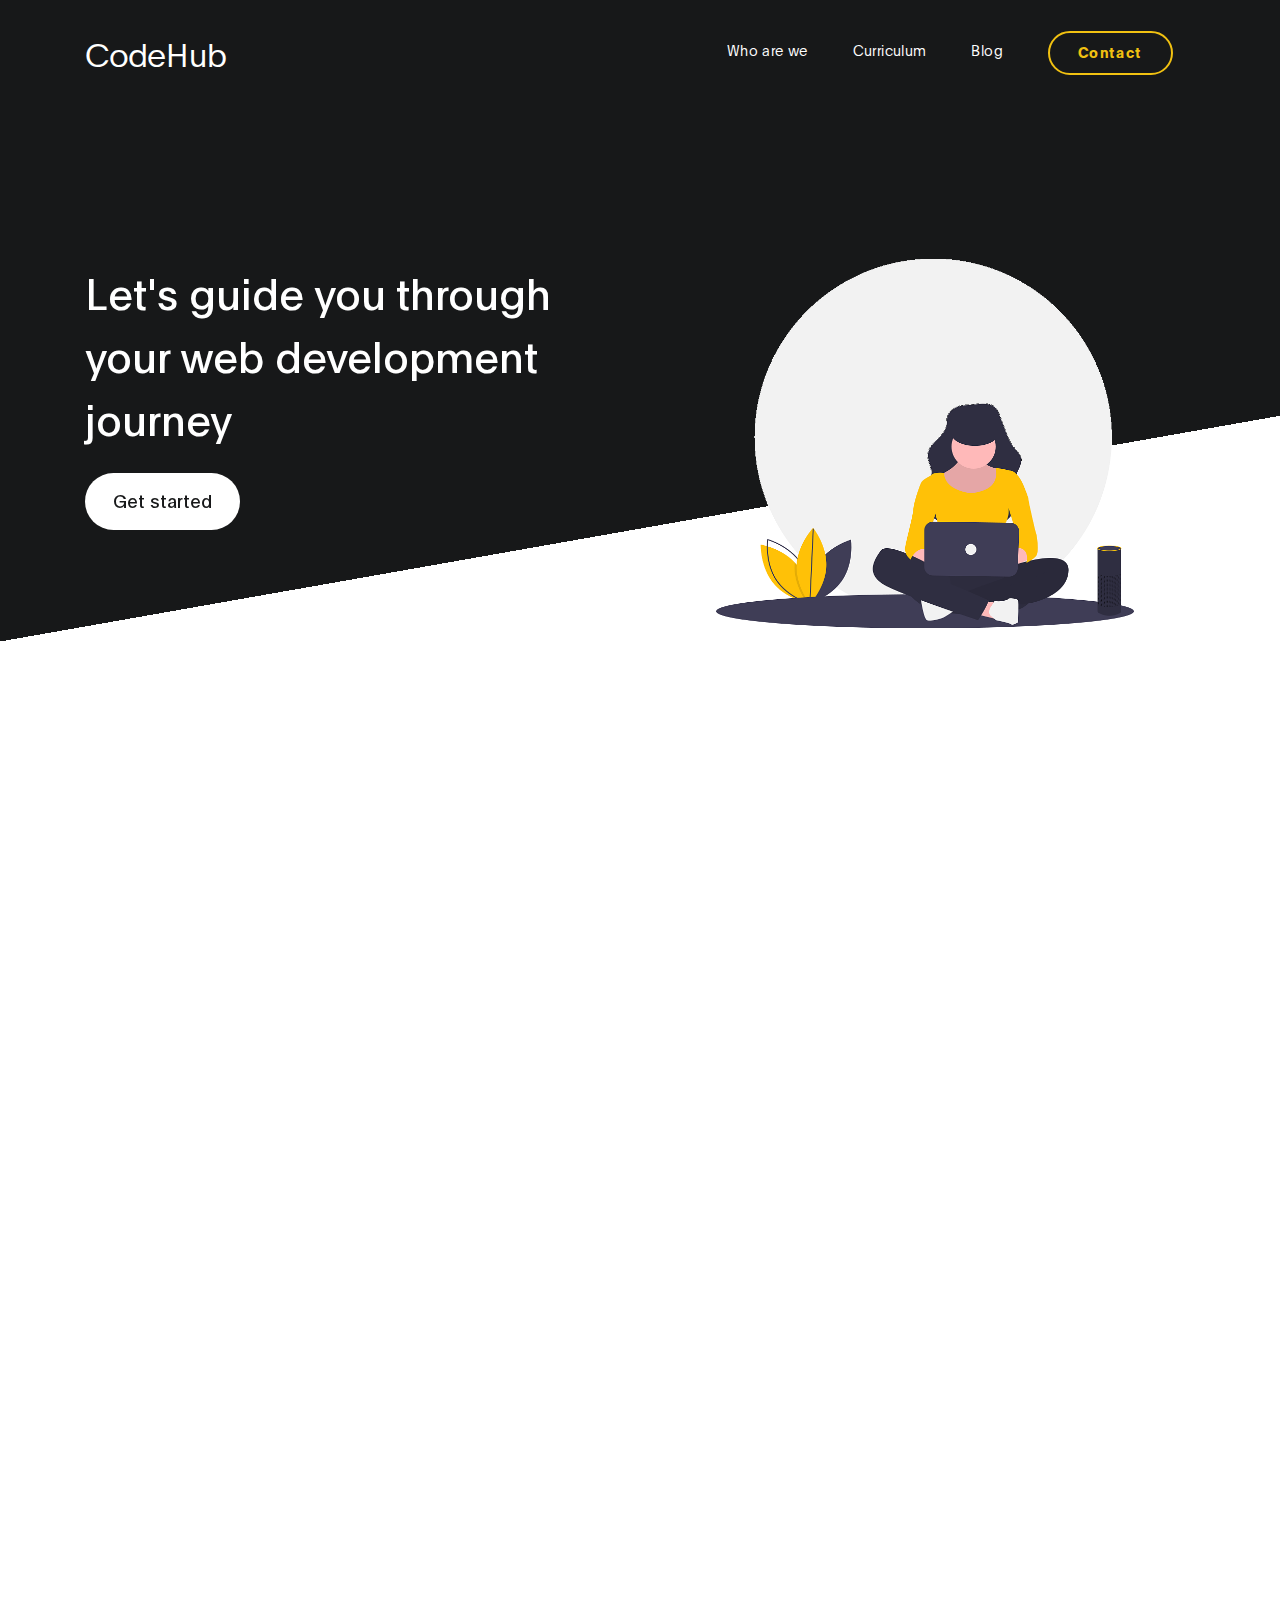
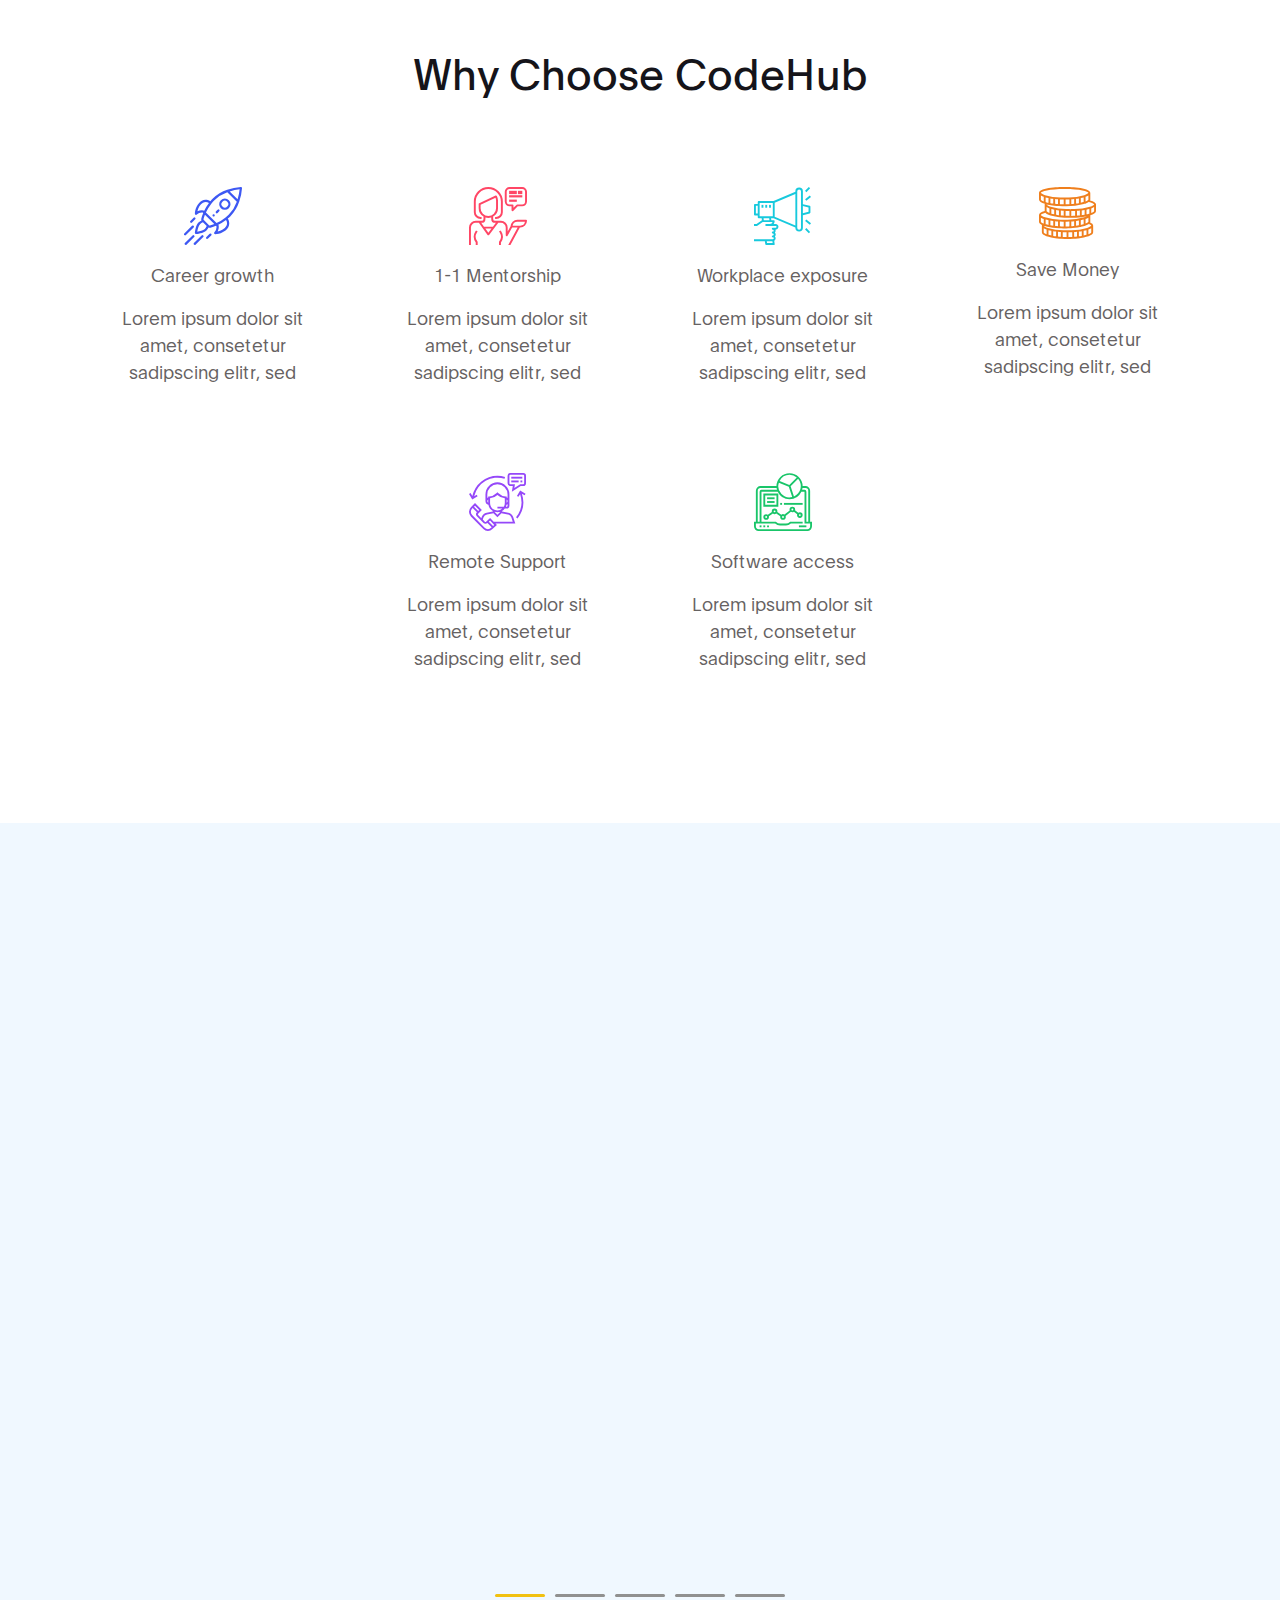
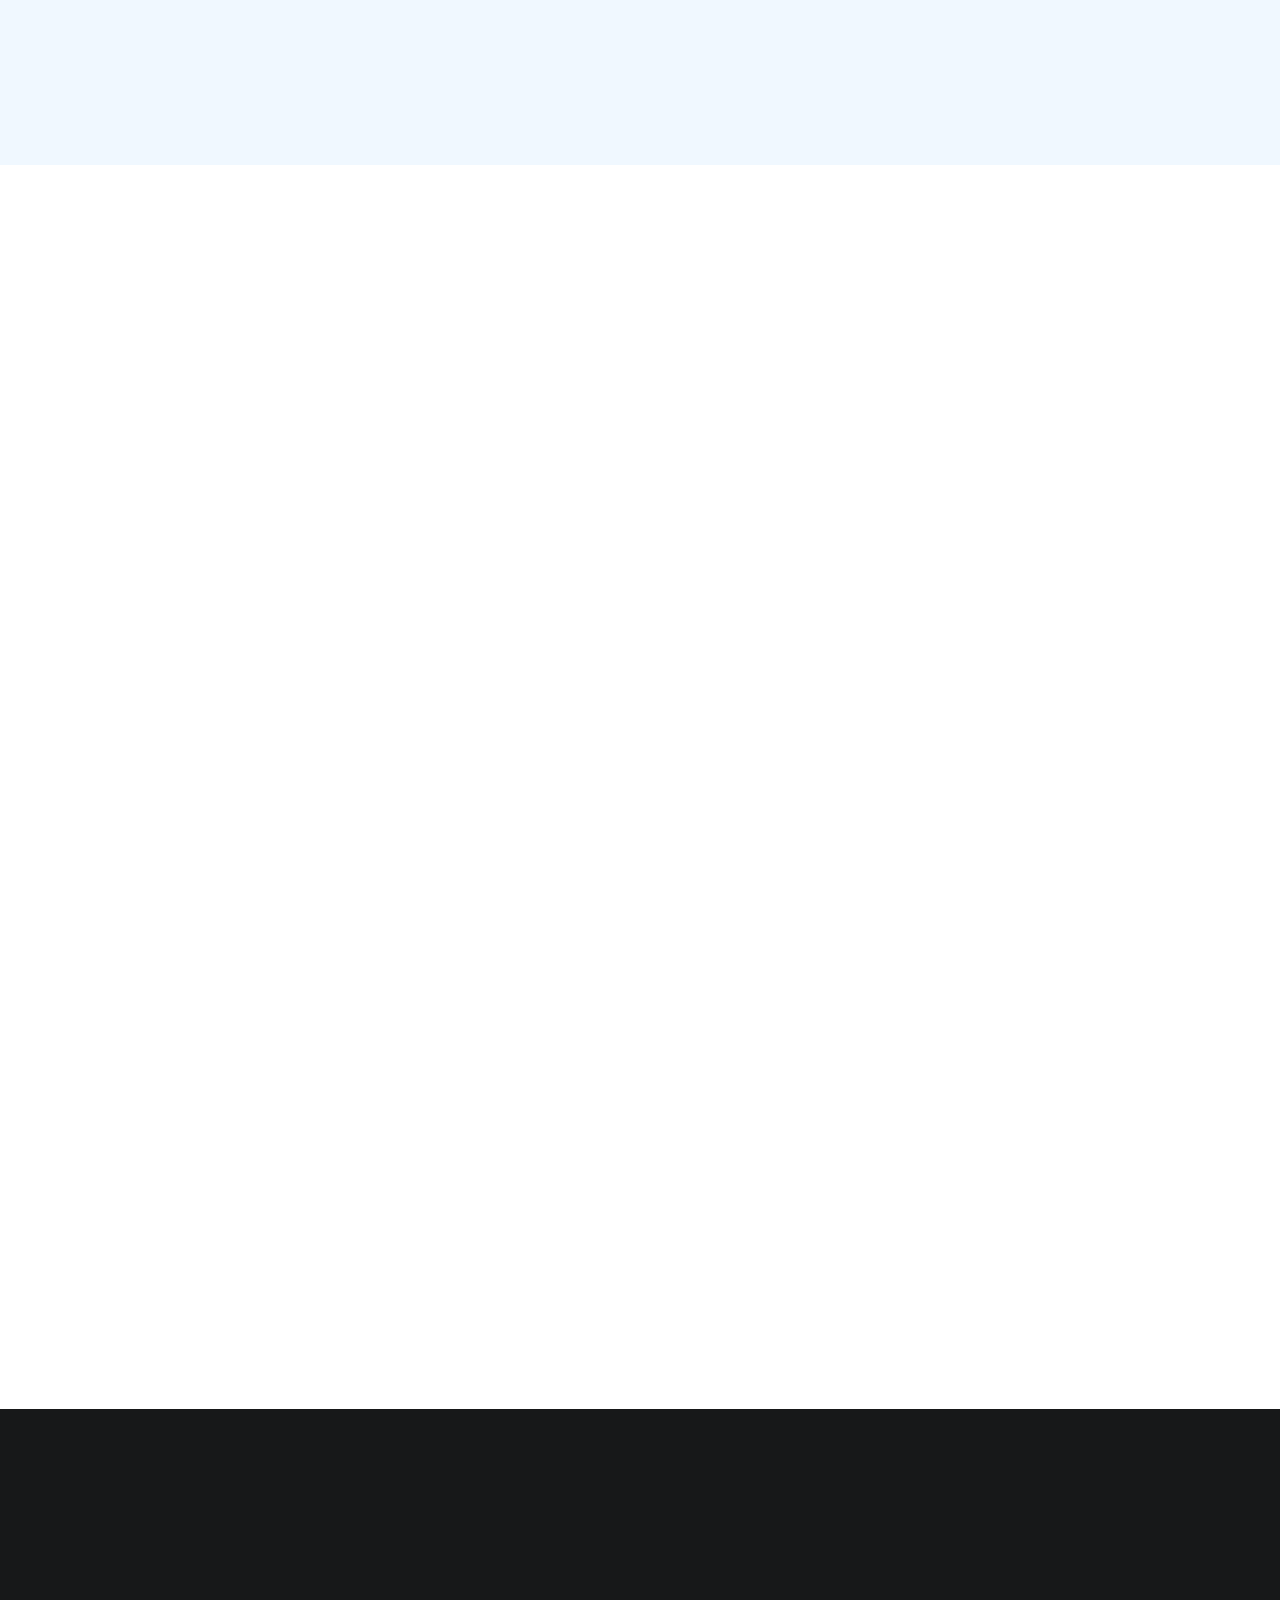
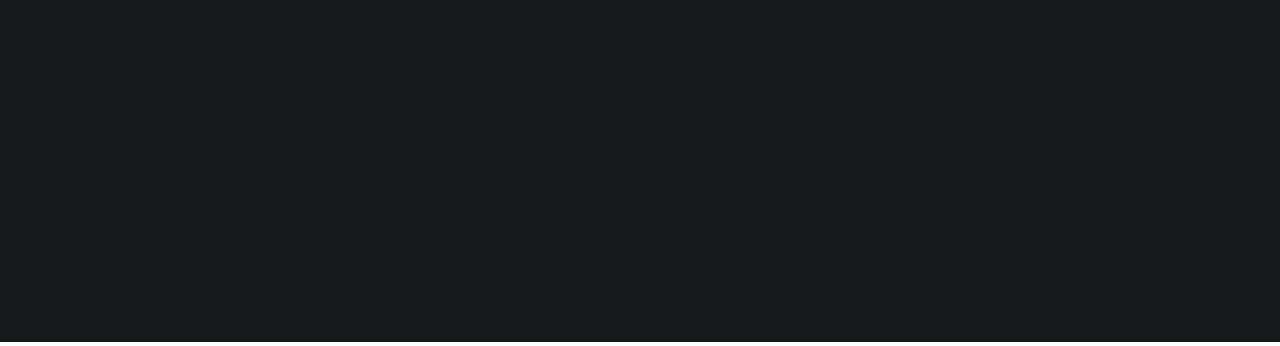
<file: index.html>
<!DOCTYPE html>
<html lang="en">
  <head>
    <title>CodeHub</title>
    <meta charset="UTF-8" />
    <meta http-equiv="X-UA-Compatible" content="IE=Edge" />
    <meta name="description" content="" />
    <meta name="keywords" content="" />
    <meta name="author" content="" />
    <meta
      name="viewport"
      content="width=device-width, initial-scale=1, maximum-scale=1"
    />

    <link rel="stylesheet" href="css/bootstrap.min.css" />
    <link rel="stylesheet" href="css/font-awesome.min.css" />
    <link rel="stylesheet" href="css/aos.css" />
    <link rel="stylesheet" href="css/owl.carousel.min.css" />
    <link rel="stylesheet" href="css/owl.theme.default.min.css" />
    <link rel="stylesheet" href="css/new.css" />

    <!-- MAIN CSS -->
    <link rel="stylesheet" href="css/templatemo-digital-trend.css" />
  </head>
  <body>
    <!-- MENU BAR -->
    <nav class="navbar navbar-expand-lg">
      <div class="container">
        <a class="navbar-brand" href="index.html"> CodeHub </a>

        <button
          class="navbar-toggler"
          type="button"
          data-toggle="collapse"
          data-target="#navbarNav"
          aria-controls="navbarNav"
          aria-expanded="false"
          aria-label="Toggle navigation"
        >
          <span class="navbar-toggler-icon"></span>
        </button>

        <div class="collapse navbar-collapse" id="navbarNav">
          <ul class="navbar-nav ml-auto">
            <li class="nav-item">
              <a href="#about" class="nav-link smoothScroll">Who are we</a>
            </li>
            <li class="nav-item">
              <a href="#project" class="nav-link smoothScroll">Curriculum</a>
            </li>
            <li class="nav-item">
              <a href="blog.html" class="nav-link">Blog</a>
            </li>
            <li class="nav-item">
              <a href="contact.html" class="nav-link contact">Contact</a>
            </li>
          </ul>
        </div>
      </div>
    </nav>

    <!-- HERO -->
    <section
      class="hero hero-bg d-flex justify-content-center align-items-center"
    >
      <div class="container">
        <div class="row">
          <div
            class="col-lg-6 col-md-10 col-12 d-flex flex-column justify-content-center align-items-center"
          >
            <div class="hero-text">
              <h1 class="text-white" data-aos="fade-up">
                Let's guide you through your web development journey
              </h1>

              <a
                href="contact.html"
                class="custom-btn btn-bg btn mt-3"
                data-aos="fade-up"
                data-aos-delay="100"
                >Get started</a
              >

              <strong
                class="d-block py-3 pl-5 text-white"
                data-aos="fade-up"
                data-aos-delay="200"
              ></strong>
            </div>
          </div>

          <div class="col-lg-6 col-12">
            <div class="hero-image" data-aos="fade-up" data-aos-delay="300">
              <img
                src="images/working-girl.png"
                class="img-fluid"
                alt="working girl"
              />
            </div>
          </div>
        </div>
      </div>
    </section>

    <!-- ABOUT -->
    <section class="about section-padding pb-0" id="about">
      <div class="container">
        <div class="row">
          <div class="col-lg-7 mx-auto col-md-10 col-12">
            <div class="about-info">
              <h2 class="mb-4" data-aos="fade-up">
                the best <strong>Software Internship training</strong> in West
                Africa
              </h2>

              <p class="mb-0" data-aos="fade-up">
                A High Level Training And Mentorship program For Complete
                Beginners And Tech Enthusiasts To Get The Much Needed Boost Into
                The Web Dev Ecosystem
                <a href="blog.html">blog</a> pages,
                <a href="project-detail.html">project</a> page, and
                <a href="contact.html">contact</a> page. <br /><br />The 8 weeks
                program is an intensive tutoring program and CodeHub promises to
                give you everything you need to get your career started.
              </p>
            </div>

            <div class="about-image" data-aos="fade-up" data-aos-delay="200">
              <img src="images/office.png" class="img-fluid" alt="office" />
            </div>
          </div>
        </div>
      </div>
    </section>

    <!-- PROJECT -->

    <div class="page-section bg-WHITE fg-white">
      <div class="container">
        <h1 class="text-center">Why Choose CodeHub</h1>

        <div class="row justify-content-center mt-5">
          <div class="col-md-6 col-lg-3 py-3">
            <div
              class="card card-body border-0 bg-transparent text-center wow zoomIn"
            >
              <div class="mb-3">
                <img src="images/icons/rocket.svg" alt="" />
              </div>
              <p class="fs-large">Career growth</p>
              <p class="fs-small fg-grey">
                Lorem ipsum dolor sit amet, consetetur sadipscing elitr, sed
              </p>
            </div>
          </div>
          <div class="col-md-6 col-lg-3 py-3">
            <div
              class="card card-body border-0 bg-transparent text-center wow zoomIn"
              data-wow-delay="200ms"
            >
              <div class="mb-3">
                <img src="images/icons/testimony.svg" alt="" />
              </div>
              <p class="fs-large">1-1 Mentorship</p>
              <p class="fs-small fg-grey">
                Lorem ipsum dolor sit amet, consetetur sadipscing elitr, sed
              </p>
            </div>
          </div>
          <div class="col-md-6 col-lg-3 py-3">
            <div
              class="card card-body border-0 bg-transparent text-center wow zoomIn"
              data-wow-delay="400ms"
            >
              <div class="mb-3">
                <img src="images/icons/promotion.svg" alt="" />
              </div>
              <p class="fs-large">Workplace exposure</p>
              <p class="fs-small fg-grey">
                Lorem ipsum dolor sit amet, consetetur sadipscing elitr, sed
              </p>
            </div>
          </div>
          <div class="col-md-6 col-lg-3 py-3">
            <div
              class="card card-body border-0 bg-transparent text-center wow zoomIn"
              data-wow-delay="600ms"
            >
              <div class="mb-3">
                <img src="images/icons/coins.svg" alt="" />
              </div>
              <p class="fs-large">Save Money</p>
              <p class="fs-small fg-grey">
                Lorem ipsum dolor sit amet, consetetur sadipscing elitr, sed
              </p>
            </div>
          </div>
          <div class="col-md-6 col-lg-3 py-3">
            <div
              class="card card-body border-0 bg-transparent text-center wow zoomIn"
              data-wow-delay="800ms"
            >
              <div class="mb-3">
                <img src="images/icons/support.svg" alt="" />
              </div>
              <p class="fs-large">Remote Support</p>
              <p class="fs-small fg-grey">
                Lorem ipsum dolor sit amet, consetetur sadipscing elitr, sed
              </p>
            </div>
          </div>
          <div class="col-md-6 col-lg-3 py-3">
            <div
              class="card card-body border-0 bg-transparent text-center wow zoomIn"
              data-wow-delay="1000ms"
            >
              <div class="mb-3">
                <img src="images/icons/laptop.svg" alt="" />
              </div>
              <p class="fs-large">Software access</p>
              <p class="fs-small fg-white">
                Lorem ipsum dolor sit amet, consetetur sadipscing elitr, sed
              </p>
            </div>
          </div>
        </div>
      </div>
    </div>

    <section class="project section-padding" id="project">
      <div class="container-fluid">
        <div class="row">
          <div class="col-lg-12 col-12">
            <h2 class="mb-5 text-center" data-aos="fade-up">
              Take a deeper look through our
              <strong>Multiple Tracks</strong>
            </h2>

            <div class="owl-carousel owl-theme" id="project-slide">
              <div
                class="item project-wrapper"
                data-aos="fade-up"
                data-aos-delay="100"
              >
                <img
                  src="images/project/Front.jpg"
                  class="img-fluid"
                  alt="project image"
                />

                <div class="project-info">
                  <small>Html, Css, Javascript</small>

                  <h3>
                    <a href="project-detail.html">
                      <span>Frontend Development</span>
                      <i class="fa fa-angle-right project-icon"></i>
                    </a>
                  </h3>
                </div>
              </div>

              <div class="item project-wrapper" data-aos="fade-up">
                <img
                  src="images/project/Backend.jpg"
                  class="img-fluid"
                  alt="project image"
                />

                <div class="project-info">
                  <small>Node.js, Python, Golang</small>

                  <h3>
                    <a href="project-detail.html">
                      <span>Backend Development</span>
                      <i class="fa fa-angle-right project-icon"></i>
                    </a>
                  </h3>
                </div>
              </div>

              <div class="item project-wrapper" data-aos="fade-up">
                <img
                  src="images/project/Mobile.jpg"
                  class="img-fluid"
                  alt="project image"
                />

                <div class="project-info">
                  <small>Flutter, React Native</small>

                  <h3>
                    <a href="project-detail.html">
                      <span>Mobile Development</span>
                      <i class="fa fa-angle-right project-icon"></i>
                    </a>
                  </h3>
                </div>
              </div>

              <div class="item project-wrapper" data-aos="fade-up">
                <img
                  src="images/project/uiux.jpg"
                  class="img-fluid"
                  alt="project image"
                />

                <div class="project-info">
                  <small>Figma, Adobe Xd</small>

                  <h3>
                    <a href="project-detail.html">
                      <span>Product Design, UI/UX</span>
                      <i class="fa fa-angle-right project-icon"></i>
                    </a>
                  </h3>
                </div>
              </div>

              <div class="item project-wrapper" data-aos="fade-up">
                <img
                  src="images/project/devops.jpg"
                  class="img-fluid"
                  alt="project image"
                />

                <div class="project-info">
                  <small>CI/CD, Jenkins, Git</small>

                  <h3>
                    <a href="project-detail.html">
                      <span>Devops</span>
                      <i class="fa fa-angle-right project-icon"></i>
                    </a>
                  </h3>
                </div>
              </div>
            </div>
          </div>
        </div>
      </div>
    </section>
    <!-- TESTIMONIAL -->
    <section class="testimonial section-padding">
      <div class="container">
        <div class="row">
          <div class="col-lg-6 col-md-5 col-12">
            <div class="contact-image" data-aos="fade-up">
              <img
                src="images/female-avatar.png"
                class="img-fluid"
                alt="website"
              />
            </div>
          </div>

          <div class="col-lg-6 col-md-7 col-12">
            <h4 class="my-5 pt-3" data-aos="fade-up" data-aos-delay="100">
              Client Testimonials
            </h4>

            <div class="quote" data-aos="fade-up" data-aos-delay="200"></div>

            <h2 class="mb-4" data-aos="fade-up" data-aos-delay="300">
              I enrolled in CodeHub's Internship back in 2019, It was a very
              pleasant experience with very hands on mentors and it turned out
              to be the base I needed to kickstart my career.
            </h2>

            <p data-aos="fade-up" data-aos-delay="400">
              <strong>Chizom Moneyy</strong>

              <span class="mx-1">/</span>

              <small>Staff at PiggyVest</small>
            </p>
          </div>
        </div>

        <div class="row">
          <div class="col-lg-6 col-md-5 col-12">
            <div class="contact-image" data-aos="fade-up">
              <img
                src="images/female-avatar.png"
                class="img-fluid"
                alt="website"
              />
            </div>
          </div>

          <div class="col-lg-6 col-md-7 col-12">
            <h4 class="my-5 pt-3" data-aos="fade-up" data-aos-delay="100">
              Client Testimonials
            </h4>

            <div class="quote" data-aos="fade-up" data-aos-delay="200"></div>

            <h2 class="mb-4" data-aos="fade-up" data-aos-delay="300">
              CodeHub have a very conducive learning system put in place that
              ensures the growth of interns.
            </h2>

            <p data-aos="fade-up" data-aos-delay="400">
              <strong>Khadijah Kayy</strong>

              <span class="mx-1">/</span>

              <small>Product designer at Amazon</small>
            </p>
          </div>
        </div>
      </div>
    </section>

    <footer class="site-footer">
      <div class="container">
        <div class="row">
          <div class="col-lg-5 mx-lg-auto col-md-8 col-10">
            <h1 class="text-white" data-aos="fade-up" data-aos-delay="100">
              We make creative <strong>interns</strong> only.
            </h1>
          </div>

          <div
            class="col-lg-3 col-md-6 col-12"
            data-aos="fade-up"
            data-aos-delay="200"
          >
            <h4 class="my-4">Contact Info</h4>

            <p class="mb-1">
              <i class="fa fa-phone mr-2 footer-icon"></i>
              +234 123 456 7890
            </p>

            <p>
              <a href="#">
                <i class="fa fa-envelope mr-2 footer-icon"></i>
                hello@codehub.com
              </a>
            </p>
          </div>

          <div
            class="col-lg-3 col-md-6 col-12"
            data-aos="fade-up"
            data-aos-delay="300"
          >
            <h4 class="my-4">Our Studio</h4>

            <p class="mb-1">
              <i class="fa fa-home mr-2 footer-icon"></i>
              Block 32. Chevron drive - Lekki Gardens, Island Av. - Lagos,
              Nigeria
            </p>
          </div>

          <div
            class="col-lg-4 mx-lg-auto text-center col-md-8 col-12"
            data-aos="fade-up"
            data-aos-delay="400"
          >
            <p class="copyright-text">
              Copyright &copy; 2021 Codehub
              <br />
              <a rel="nofollow noopener" href="https://templatemo.com"
                >ChizomMoney LLC</a
              >
            </p>
          </div>

          <div
            class="col-lg-4 mx-lg-auto col-md-6 col-12"
            data-aos="fade-up"
            data-aos-delay="500"
          >
            <ul class="footer-link">
              <li><a href="#">Stories</a></li>
              <li><a href="#">Work with us</a></li>
              <li><a href="#">Privacy</a></li>
            </ul>
          </div>

          <div
            class="col-lg-3 mx-lg-auto col-md-6 col-12"
            data-aos="fade-up"
            data-aos-delay="600"
          >
            <ul class="social-icon">
              <li><a href="#" class="fa fa-instagram"></a></li>
              <li><a href="#" class="fa fa-twitter"></a></li>
              <li><a href="#" class="fa fa-dribbble"></a></li>
              <li><a href="#" class="fa fa-behance"></a></li>
            </ul>
          </div>
        </div>
      </div>
    </footer>

    <!-- SCRIPTS -->
    <script src="js/jquery.min.js"></script>
    <script src="js/bootstrap.min.js"></script>
    <script src="js/aos.js"></script>
    <script src="js/owl.carousel.min.js"></script>
    <script src="js/smoothscroll.js"></script>
    <script src="js/custom.js"></script>
  </body>
</html>
</file>
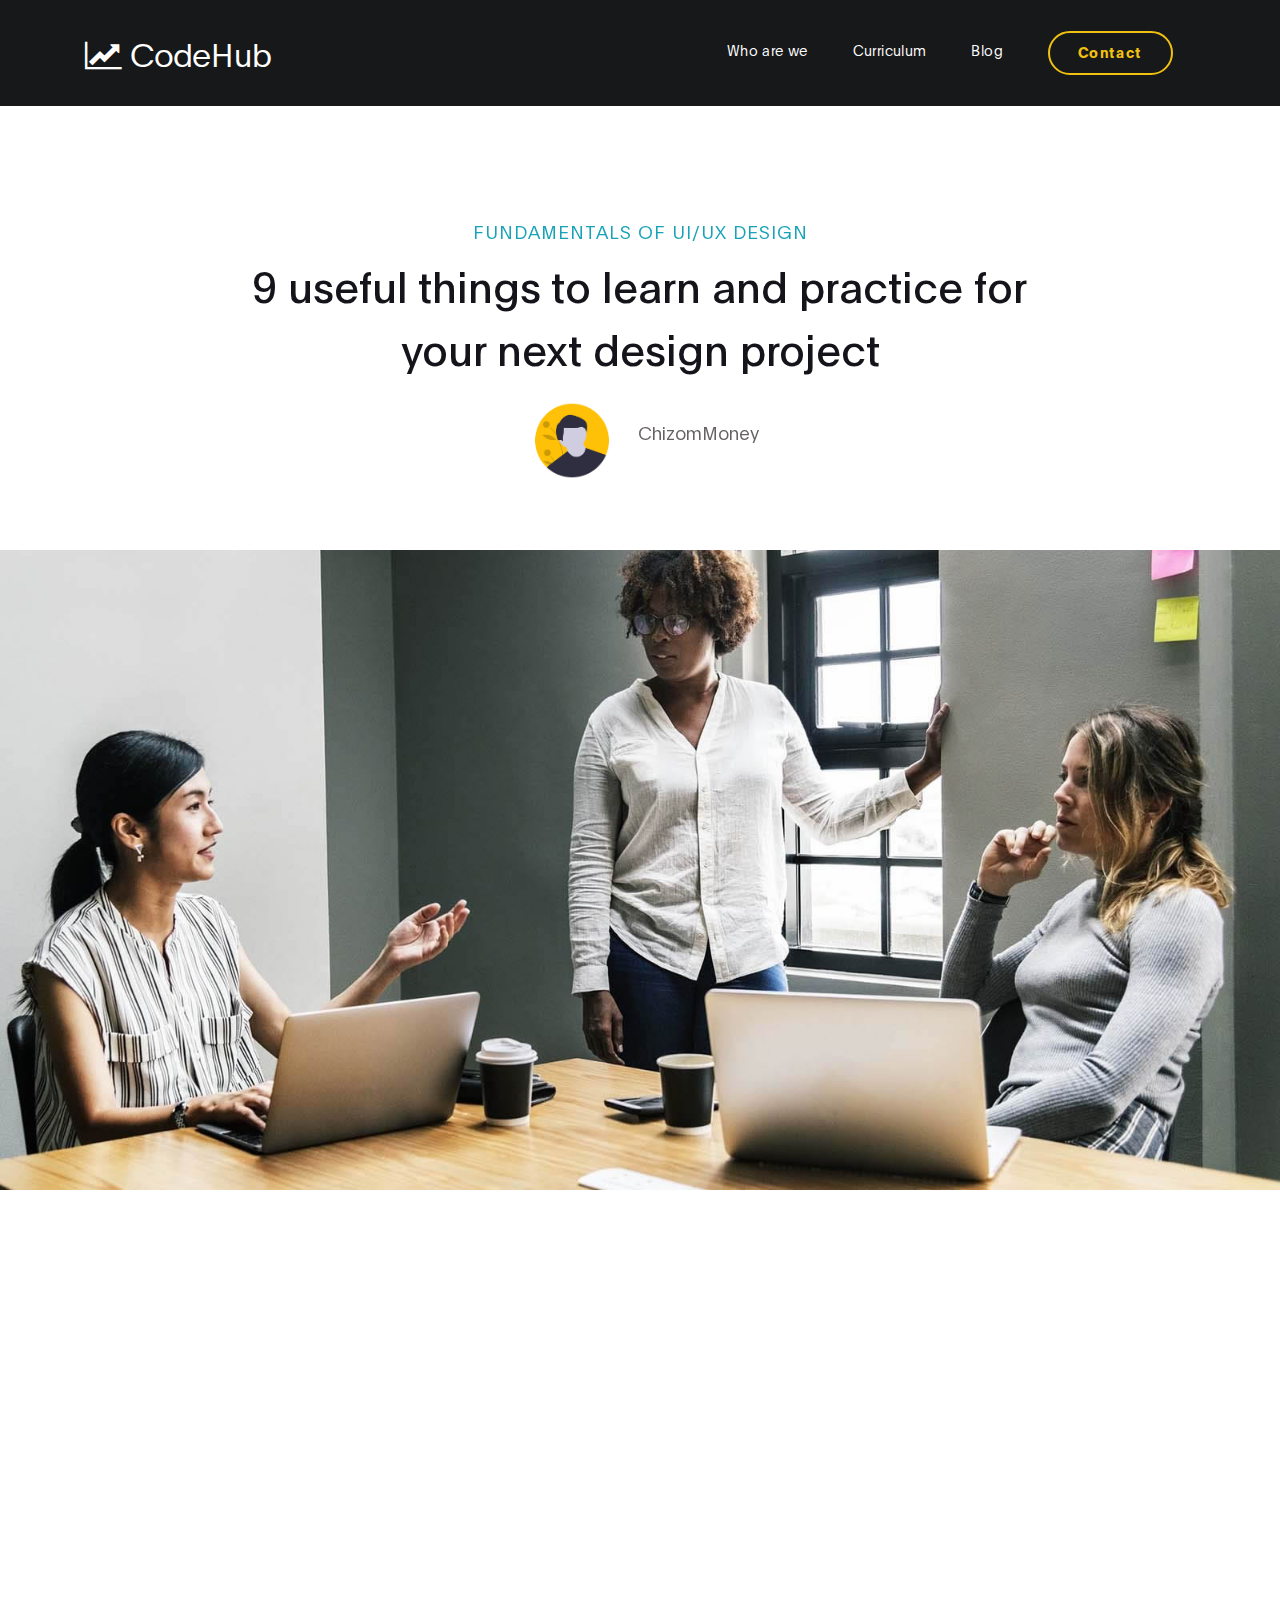
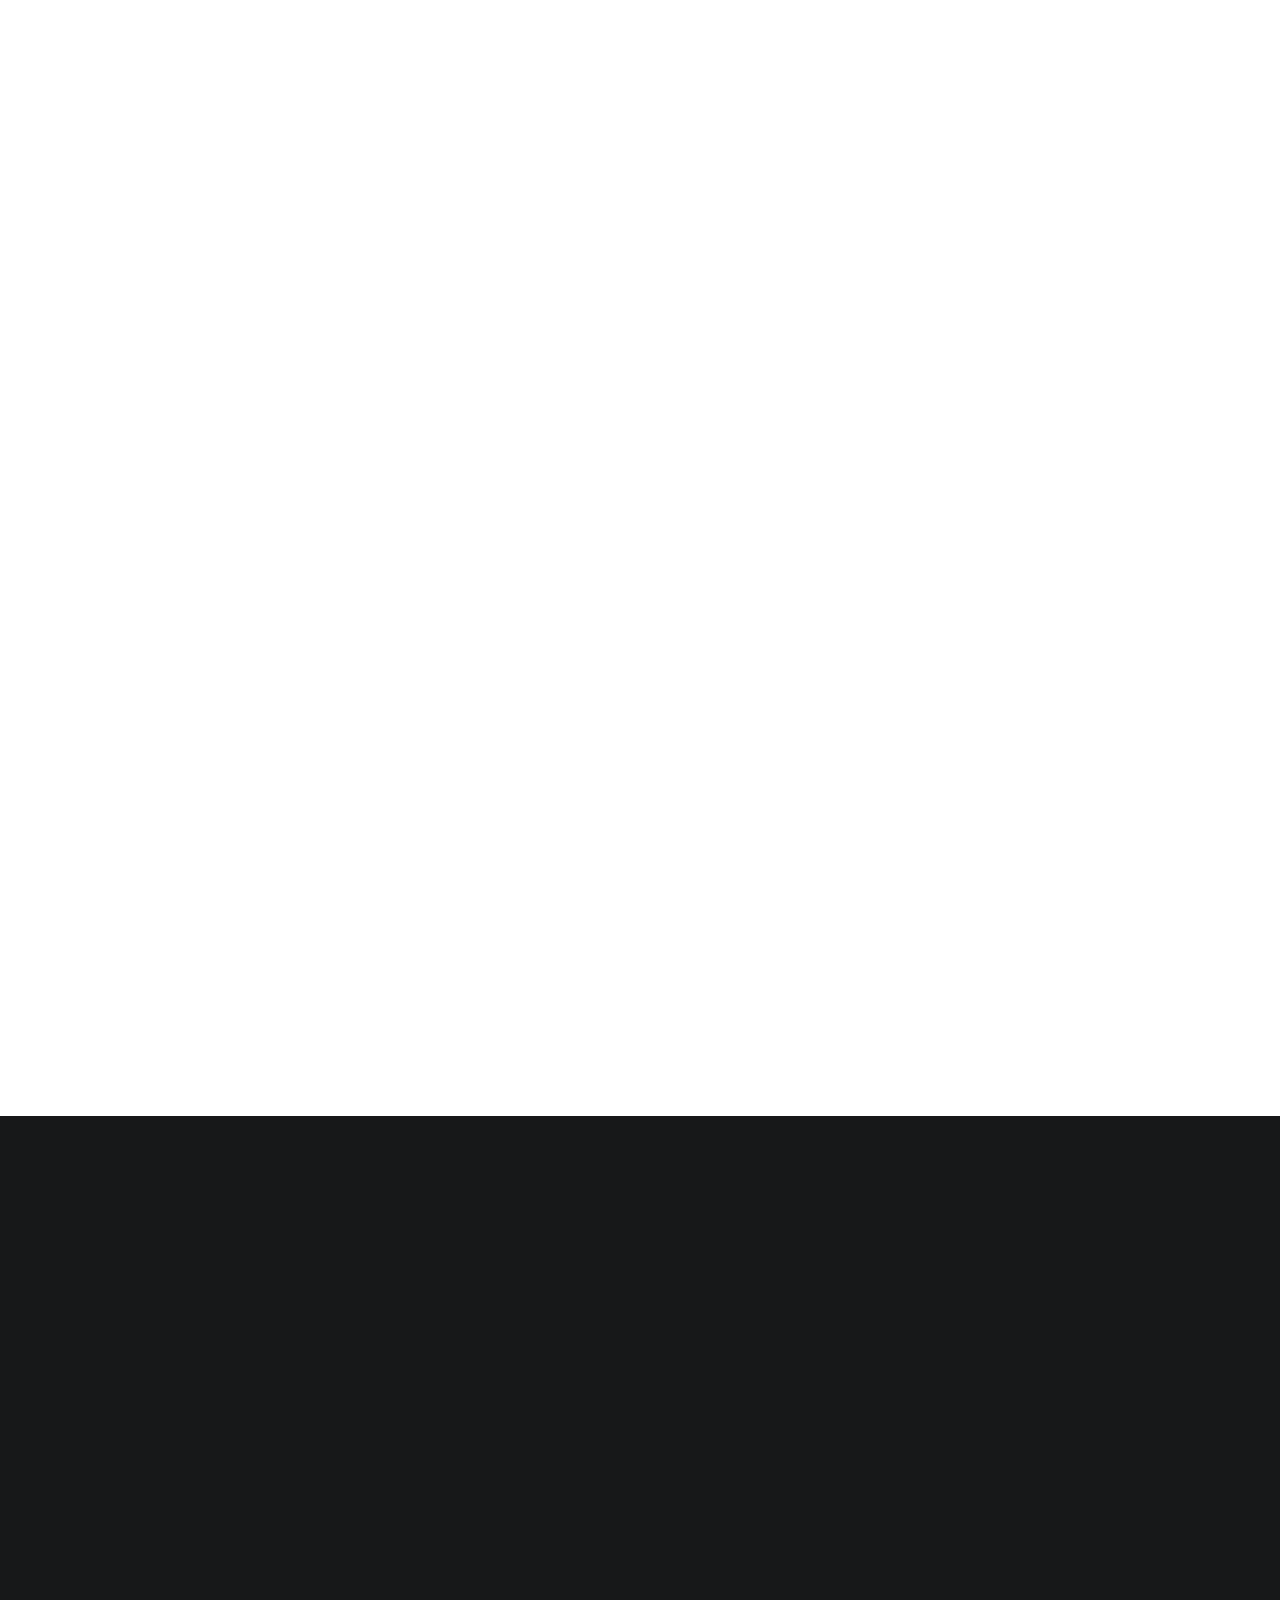
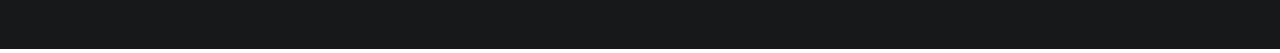
<file: blog-detail.html>
<!DOCTYPE html>
<html lang="en">
  <head>
    <title>CodeHub</title>
    <meta charset="UTF-8" />
    <meta http-equiv="X-UA-Compatible" content="IE=Edge" />
    <meta name="description" content="" />
    <meta name="keywords" content="" />
    <meta name="author" content="" />
    <meta
      name="viewport"
      content="width=device-width, initial-scale=1, maximum-scale=1"
    />

    <link rel="stylesheet" href="css/bootstrap.min.css" />
    <link rel="stylesheet" href="css/font-awesome.min.css" />
    <link rel="stylesheet" href="css/aos.css" />
    <link rel="stylesheet" href="css/owl.carousel.min.css" />
    <link rel="stylesheet" href="css/owl.theme.default.min.css" />

    <!-- MAIN CSS -->
    <link rel="stylesheet" href="css/templatemo-digital-trend.css" />
  </head>
  <body>
    <!-- MENU BAR -->
    <nav class="navbar navbar-expand-lg position-relative">
      <div class="container">
        <a class="navbar-brand" href="index.html">
          <i class="fa fa-line-chart"></i>
          CodeHub
        </a>

        <button
          class="navbar-toggler"
          type="button"
          data-toggle="collapse"
          data-target="#navbarNav"
          aria-controls="navbarNav"
          aria-expanded="false"
          aria-label="Toggle navigation"
        >
          <span class="navbar-toggler-icon"></span>
        </button>

        <div class="collapse navbar-collapse" id="navbarNav">
          <ul class="navbar-nav ml-auto">
            <li class="nav-item">
              <a href="#about" class="nav-link smoothScroll">Who are we</a>
            </li>
            <li class="nav-item">
              <a href="#project" class="nav-link smoothScroll">Curriculum</a>
            </li>
            <li class="nav-item">
              <a href="blog.html" class="nav-link">Blog</a>
            </li>
            <li class="nav-item">
              <a href="contact.html" class="nav-link contact">Contact</a>
            </li>
          </ul>
        </div>
      </div>
    </nav>

    <!-- BLOG DETAIL -->
    <section class="project-detail section-padding-half">
      <div class="container">
        <div class="row">
          <div
            class="col-lg-9 mx-auto col-md-10 col-12 mt-lg-5 text-center"
            data-aos="fade-up"
          >
            <h4 class="blog-category text-info">
              Fundamentals of UI/UX design
            </h4>

            <h1>
              9 useful things to learn and practice for your next design project
            </h1>

            <div class="client-info">
              <div
                class="d-flex justify-content-center align-items-center mt-3"
              >
                <img
                  src="images/project/project-detail/male-avatar.png"
                  class="img-fluid"
                  alt="male avatar"
                />

                <p>ChizomMoney</p>
              </div>
            </div>
          </div>
        </div>
      </div>
    </section>

    <div class="full-image text-center" data-aos="zoom-in">
      <img
        src="images/blog/blog-header-image.jpg"
        class="img-fluid"
        alt="blog header"
      />
    </div>

    <!-- BLOG DETAIL -->
    <section class="project-detail">
      <div class="container">
        <div class="row">
          <div
            class="col-lg-9 mx-auto col-md-11 col-12 my-5 pt-3"
            data-aos="fade-up"
          >
            <h2 class="mb-3">
              Etiam quis metus elementum, tempor risus vel, condimentum orci.
            </h2>

            <p>
              Mauris in convallis nunc, non facilisis arcu. Nunc sapien nulla,
              interdum at diam non, aliquam vestibulum leo. Fusce laoreet
              malesuada ante, consectetur consequat ante tempor et. Quisque ac
              risus ligula.
            </p>

            <p>
              Suspendisse bibendum tortor at est placerat auctor. Phasellus
              tortor est, bibendum eu ex eu, tincidunt efficitur nunc. Orci
              varius natoque penatibus et magnis dis parturient montes, nascetur
              ridiculus mus.
            </p>

            <ul class="list-detail py-3">
              <li>
                <span
                  >Quisque at condimentum est. Duis sollicitudin urna id elit
                  pulvinar placerat. Ut ac dui in ex vulputate dictum.</span
                >
              </li>

              <li>
                <span
                  >Mauris vitae tellus nisi. Morbi rutrum lacus sit amet
                  volutpat viverra.</span
                >
              </li>

              <li>
                <span>
                  Integer maximus sem ut ipsum blandit elementum. Nullam
                  sollicitudin accumsan commodo.</span
                >
              </li>
            </ul>

            <p>
              Sed leo nisl, posuere at molestie ac, suscipit auctor mauris.
              Etiam quis metus elementum, tempor risus vel, condimentum orci.
            </p>

            <h2 class="mt-5 mb-3">
              Curabitur tempus vel libero lobortis feugiat
            </h2>

            <p>
              Orci varius natoque penatibus et magnis dis parturient montes,
              nascetur ridiculus mus. Mauris in convallis nunc, non facilisis
              arcu. Nunc sapien nulla, interdum at diam non, aliquam vestibulum
              leo.
            </p>

            <blockquote>
              Phasellus dapibus ex sed dolor blandit, efficitur iaculis ipsum
              scelerisque. Cras elementum nibh id felis sagittis, sit amet
              pellentesque ligula porttitor. Fusce laoreet malesuada ante,
              consectetur consequat ante tempor et. Quisque ac risus ligula.
            </blockquote>
          </div>
        </div>

        <div class="col-lg-8 mx-auto mb-5 pb-5 col-12" data-aos="fade-up">
          <h3 class="my-3" data-aos="fade-up">Leave a comment</h3>

          <form
            action="#"
            method="get"
            class="contact-form"
            data-aos="fade-up"
            data-aos-delay="300"
            role="form"
          >
            <div class="row">
              <div class="col-lg-6 col-12">
                <input
                  type="text"
                  class="form-control"
                  name="name"
                  placeholder="Name"
                />
              </div>

              <div class="col-lg-6 col-12">
                <input
                  type="email"
                  class="form-control"
                  name="email"
                  placeholder="Email"
                />
              </div>

              <div class="col-lg-12 col-12">
                <textarea
                  class="form-control"
                  rows="6"
                  name="message"
                  placeholder="Message"
                ></textarea>
              </div>

              <div class="col-lg-5 mx-auto col-7">
                <button
                  type="submit"
                  class="form-control"
                  id="submit-button"
                  name="submit"
                >
                  Submit Comment
                </button>
              </div>
            </div>
          </form>
        </div>
      </div>
    </section>

    <footer class="site-footer">
      <div class="container">
        <div class="row">
          <div class="col-lg-5 mx-lg-auto col-md-8 col-10">
            <h1 class="text-white" data-aos="fade-up" data-aos-delay="100">
              We make creative <strong>interns</strong> only.
            </h1>
          </div>

          <div
            class="col-lg-3 col-md-6 col-12"
            data-aos="fade-up"
            data-aos-delay="200"
          >
            <h4 class="my-4">Contact Info</h4>

            <p class="mb-1">
              <i class="fa fa-phone mr-2 footer-icon"></i>
              +234 123 456 7890
            </p>

            <p>
              <a href="#">
                <i class="fa fa-envelope mr-2 footer-icon"></i>
                hello@codehub.com
              </a>
            </p>
          </div>

          <div
            class="col-lg-3 col-md-6 col-12"
            data-aos="fade-up"
            data-aos-delay="300"
          >
            <h4 class="my-4">Our Studio</h4>

            <p class="mb-1">
              <i class="fa fa-home mr-2 footer-icon"></i>
              Block 32. Chevron drive - Lekki Gardens, Island Av. - Lagos,
              Nigeria
            </p>
          </div>

          <div
            class="col-lg-4 mx-lg-auto text-center col-md-8 col-12"
            data-aos="fade-up"
            data-aos-delay="400"
          >
            <p class="copyright-text">
              Copyright &copy; 2021 Codehub
              <br />
              <a rel="nofollow noopener" href="https://templatemo.com"
                >ChizomMoney LLC</a
              >
            </p>
          </div>

          <div
            class="col-lg-4 mx-lg-auto col-md-6 col-12"
            data-aos="fade-up"
            data-aos-delay="500"
          >
            <ul class="footer-link">
              <li><a href="#">Stories</a></li>
              <li><a href="#">Work with us</a></li>
              <li><a href="#">Privacy</a></li>
            </ul>
          </div>

          <div
            class="col-lg-3 mx-lg-auto col-md-6 col-12"
            data-aos="fade-up"
            data-aos-delay="600"
          >
            <ul class="social-icon">
              <li><a href="#" class="fa fa-instagram"></a></li>
              <li><a href="#" class="fa fa-twitter"></a></li>
              <li><a href="#" class="fa fa-dribbble"></a></li>
              <li><a href="#" class="fa fa-behance"></a></li>
            </ul>
          </div>
        </div>
      </div>
    </footer>

    <!-- SCRIPTS -->
    <script src="js/jquery.min.js"></script>
    <script src="js/bootstrap.min.js"></script>
    <script src="js/aos.js"></script>
    <script src="js/owl.carousel.min.js"></script>
    <script src="js/custom.js"></script>
  </body>
</html>
</file>
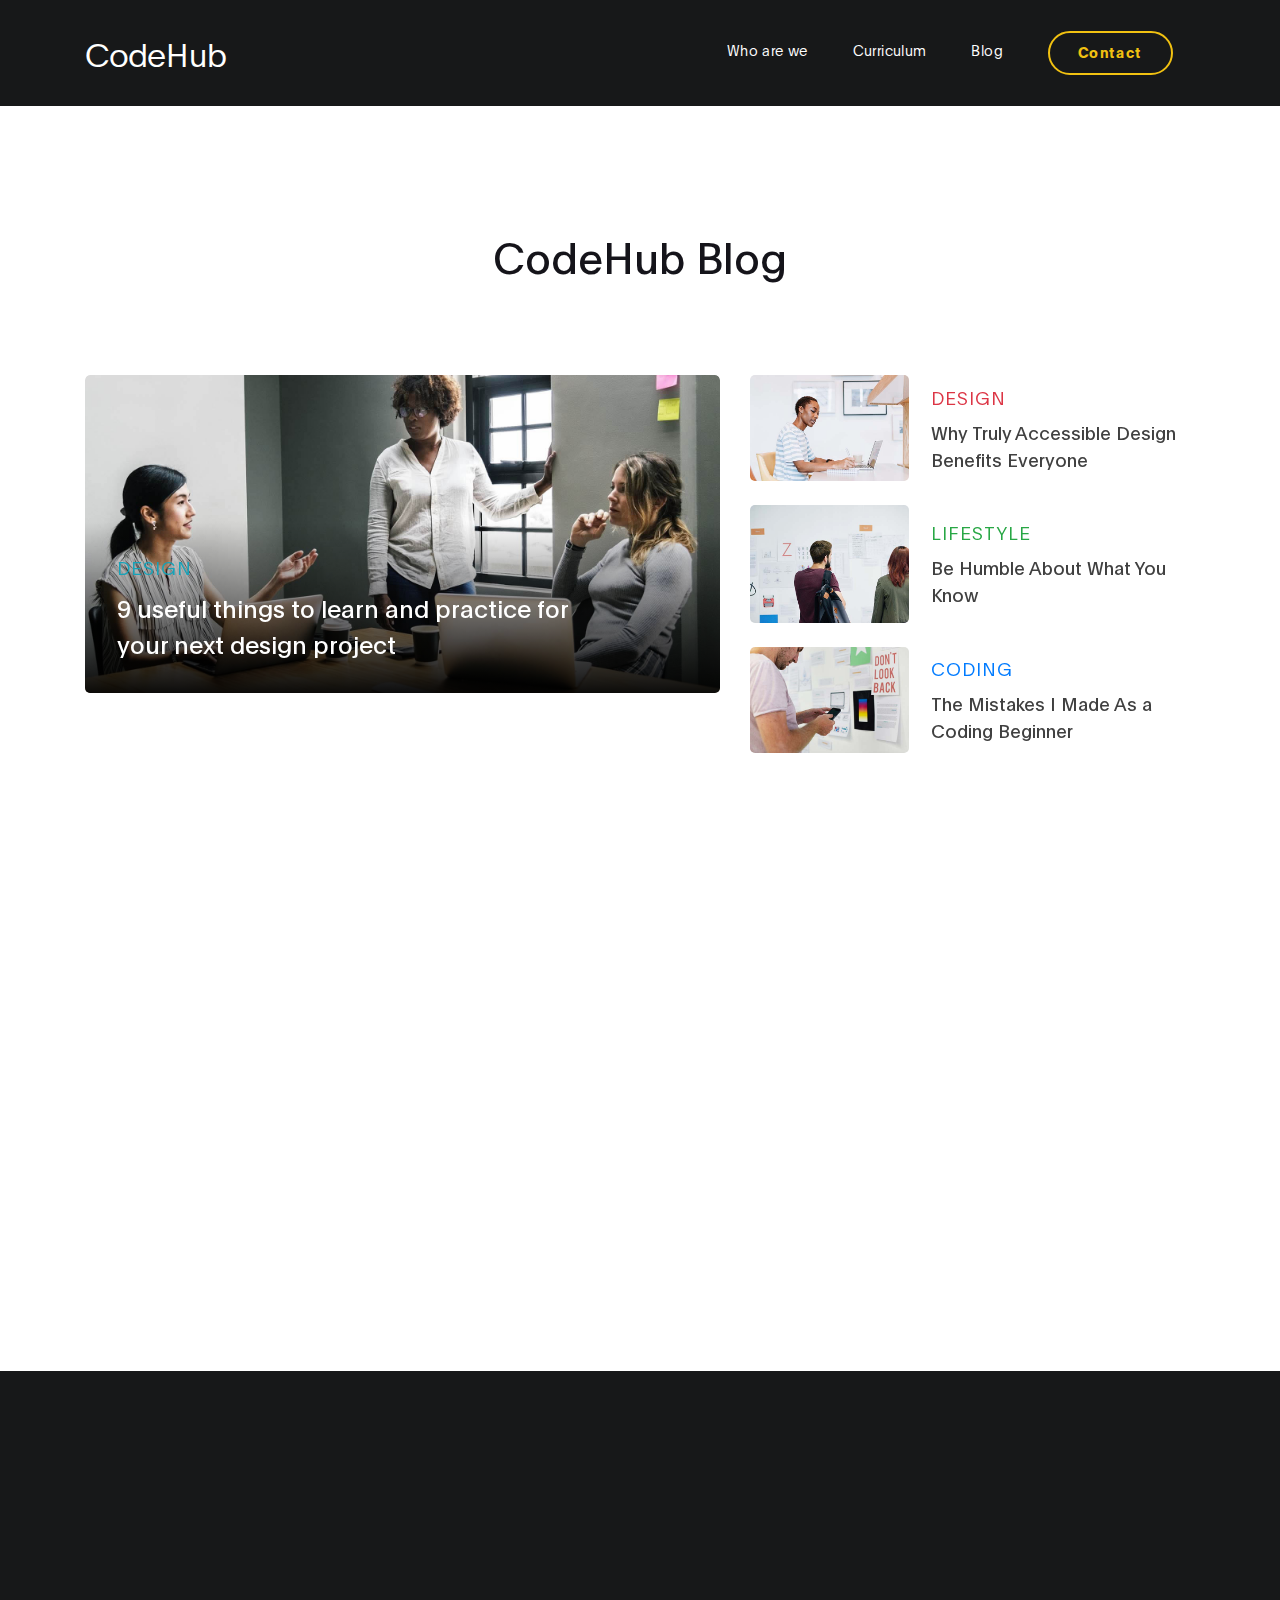
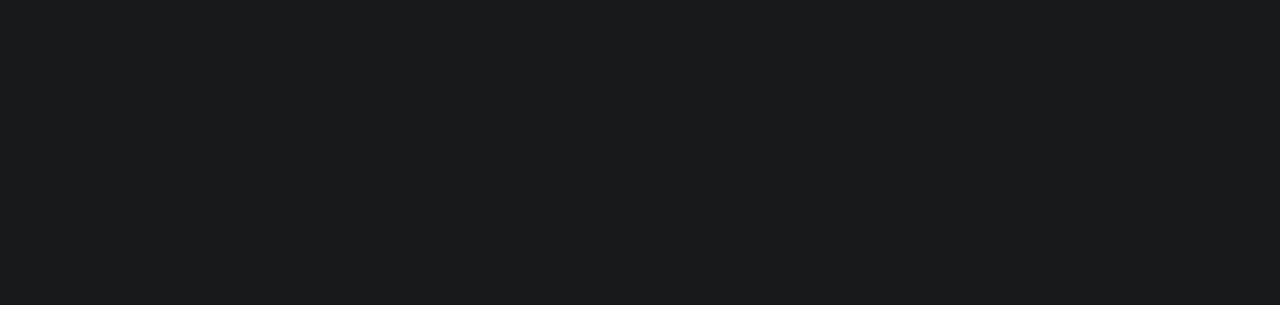
<file: blog.html>
<!DOCTYPE html>
<html lang="en">
  <head>
    <title>CodeHub</title>
    <meta charset="UTF-8" />
    <meta http-equiv="X-UA-Compatible" content="IE=Edge" />
    <meta name="description" content="" />
    <meta name="keywords" content="" />
    <meta name="author" content="" />
    <meta
      name="viewport"
      content="width=device-width, initial-scale=1, maximum-scale=1"
    />

    <link rel="stylesheet" href="css/bootstrap.min.css" />
    <link rel="stylesheet" href="css/font-awesome.min.css" />
    <link rel="stylesheet" href="css/aos.css" />
    <link rel="stylesheet" href="css/owl.carousel.min.css" />
    <link rel="stylesheet" href="css/owl.theme.default.min.css" />

    <!-- MAIN CSS -->
    <link rel="stylesheet" href="css/templatemo-digital-trend.css" />
  </head>
  <body>
    <!-- MENU BAR -->
    <nav class="navbar navbar-expand-lg position-absolute">
      <div class="container">
        <a class="navbar-brand" href="index.html"> CodeHub </a>

        <button
          class="navbar-toggler"
          type="button"
          data-toggle="collapse"
          data-target="#navbarNav"
          aria-controls="navbarNav"
          aria-expanded="false"
          aria-label="Toggle navigation"
        >
          <span class="navbar-toggler-icon"></span>
        </button>

        <div class="collapse navbar-collapse" id="navbarNav">
          <ul class="navbar-nav ml-auto">
            <li class="nav-item">
              <a href="#about" class="nav-link smoothScroll">Who are we</a>
            </li>
            <li class="nav-item">
              <a href="#project" class="nav-link smoothScroll">Curriculum</a>
            </li>
            <li class="nav-item">
              <a href="blog.html" class="nav-link">Blog</a>
            </li>
            <li class="nav-item">
              <a href="contact.html" class="nav-link contact">Contact</a>
            </li>
          </ul>
        </div>
      </div>
    </nav>

    <!-- BLOG -->
    <section class="blog section-padding">
      <div class="container">
        <div class="row">
          <div class="col-lg-12 col-12 py-5 mt-5 mb-3 text-center">
            <h1 class="mb-4" data-aos="fade-up">CodeHub Blog</h1>
          </div>

          <div class="col-lg-7 col-md-7 col-12 mb-4">
            <div class="blog-header" data-aos="fade-up" data-aos-delay="100">
              <img
                src="images/blog/blog-header-image.jpg"
                class="img-fluid"
                alt="blog header"
              />

              <div class="blog-header-info">
                <h4 class="blog-category text-info">Design</h4>

                <h3>
                  <a href="blog-detail.html"
                    >9 useful things to learn and practice for your next design
                    project</a
                  >
                </h3>
              </div>
            </div>
          </div>

          <div class="col-lg-5 col-md-5 col-12 mb-4">
            <div
              class="blog-sidebar d-flex justify-content-center align-items-center"
              data-aos="fade-up"
              data-aos-delay="200"
            >
              <img
                src="images/blog/blog-sidebar-image.jpg"
                class="img-fluid"
                alt="blog"
              />

              <div class="blog-info">
                <h4 class="blog-category text-danger">Design</h4>

                <h3>
                  <a href="blog-detail.html"
                    >Why Truly Accessible Design Benefits Everyone</a
                  >
                </h3>
              </div>
            </div>

            <div
              class="blog-sidebar py-4 d-flex justify-content-center align-items-center"
              data-aos="fade-up"
              data-aos-delay="300"
            >
              <img
                src="images/blog/blog-sidebar-image01.jpg"
                class="img-fluid"
                alt="blog"
              />

              <div class="blog-info">
                <h4 class="blog-category text-success">lifestyle</h4>

                <h3>
                  <a href="blog-detail.html">Be Humble About What You Know</a>
                </h3>
              </div>
            </div>

            <div
              class="blog-sidebar d-flex justify-content-center align-items-center"
              data-aos="fade-up"
              data-aos-delay="200"
            >
              <img
                src="images/blog/blog-sidebar-image02.jpg"
                class="img-fluid"
                alt="blog"
              />

              <div class="blog-info">
                <h4 class="blog-category text-primary">Coding</h4>

                <h3>
                  <a href="blog-detail.html"
                    >The Mistakes I Made As a Coding Beginner</a
                  >
                </h3>
              </div>
            </div>
          </div>

          <div class="col-lg-5 ml-auto mt-5 pt-5 col-md-6 col-12">
            <img
              src="images/newsletter.png"
              data-aos="fade-up"
              data-aos-delay="100"
              class="img-fluid"
              alt="newsletter"
            />
          </div>

          <div
            class="col-lg-5 mr-auto mt-5 pt-5 col-md-6 col-12 newsletter-form"
          >
            <h4 data-aos="fade-up" data-aos-delay="200">Email Newsletter</h4>

            <h2 data-aos="fade-up" data-aos-delay="300">
              Let’s stay up-to-date. We'll share you all good stuffs.
            </h2>
            <form action="#" method="get" enctype="multipart/form-data">
              <div
                class="form-group mt-4"
                data-aos="fade-up"
                data-aos-delay="400"
              >
                <input
                  name="email"
                  type="email"
                  class="form-control"
                  id="email"
                  aria-describedby="emailHelp"
                  placeholder="Please enter your email"
                  required
                />

                <small id="emailHelp" class="form-text text-muted"
                  >We'll NOT share your email address to anyone else.</small
                >
              </div>

              <div
                class="form-group form-check"
                data-aos="fade-up"
                data-aos-delay="500"
              >
                <input
                  name="monthly"
                  type="checkbox"
                  class="form-check-input"
                  id="monthly"
                />

                <label class="form-check-label" for="monthly"
                  >Please send me a monthly newsletter.</label
                >
              </div>

              <button
                type="submit"
                data-aos="fade-up"
                data-aos-delay="500"
                class="btn w-100 mt-3"
              >
                Sign up
              </button>
            </form>
          </div>
        </div>
      </div>
    </section>

    <footer class="site-footer">
      <div class="container">
        <div class="row">
          <div class="col-lg-5 mx-lg-auto col-md-8 col-10">
            <h1 class="text-white" data-aos="fade-up" data-aos-delay="100">
              We make creative <strong>interns</strong> only.
            </h1>
          </div>

          <div
            class="col-lg-3 col-md-6 col-12"
            data-aos="fade-up"
            data-aos-delay="200"
          >
            <h4 class="my-4">Contact Info</h4>

            <p class="mb-1">
              <i class="fa fa-phone mr-2 footer-icon"></i>
              +234 123 456 7890
            </p>

            <p>
              <a href="#">
                <i class="fa fa-envelope mr-2 footer-icon"></i>
                hello@codehub.com
              </a>
            </p>
          </div>

          <div
            class="col-lg-3 col-md-6 col-12"
            data-aos="fade-up"
            data-aos-delay="300"
          >
            <h4 class="my-4">Our Studio</h4>

            <p class="mb-1">
              <i class="fa fa-home mr-2 footer-icon"></i>
              Block 32. Chevron drive - Lekki Gardens, Island Av. - Lagos,
              Nigeria
            </p>
          </div>

          <div
            class="col-lg-4 mx-lg-auto text-center col-md-8 col-12"
            data-aos="fade-up"
            data-aos-delay="400"
          >
            <p class="copyright-text">
              Copyright &copy; 2021 Codehub
              <br />
              <a rel="nofollow noopener" href="https://templatemo.com"
                >ChizomMoney LLC</a
              >
            </p>
          </div>

          <div
            class="col-lg-4 mx-lg-auto col-md-6 col-12"
            data-aos="fade-up"
            data-aos-delay="500"
          >
            <ul class="footer-link">
              <li><a href="#">Stories</a></li>
              <li><a href="#">Work with us</a></li>
              <li><a href="#">Privacy</a></li>
            </ul>
          </div>

          <div
            class="col-lg-3 mx-lg-auto col-md-6 col-12"
            data-aos="fade-up"
            data-aos-delay="600"
          >
            <ul class="social-icon">
              <li><a href="#" class="fa fa-instagram"></a></li>
              <li><a href="#" class="fa fa-twitter"></a></li>
              <li><a href="#" class="fa fa-dribbble"></a></li>
              <li><a href="#" class="fa fa-behance"></a></li>
            </ul>
          </div>
        </div>
      </div>
    </footer>

    <!-- SCRIPTS -->
    <script src="js/jquery.min.js"></script>
    <script src="js/bootstrap.min.js"></script>
    <script src="js/aos.js"></script>
    <script src="js/owl.carousel.min.js"></script>
    <script src="js/custom.js"></script>
  </body>
</html>
</file>
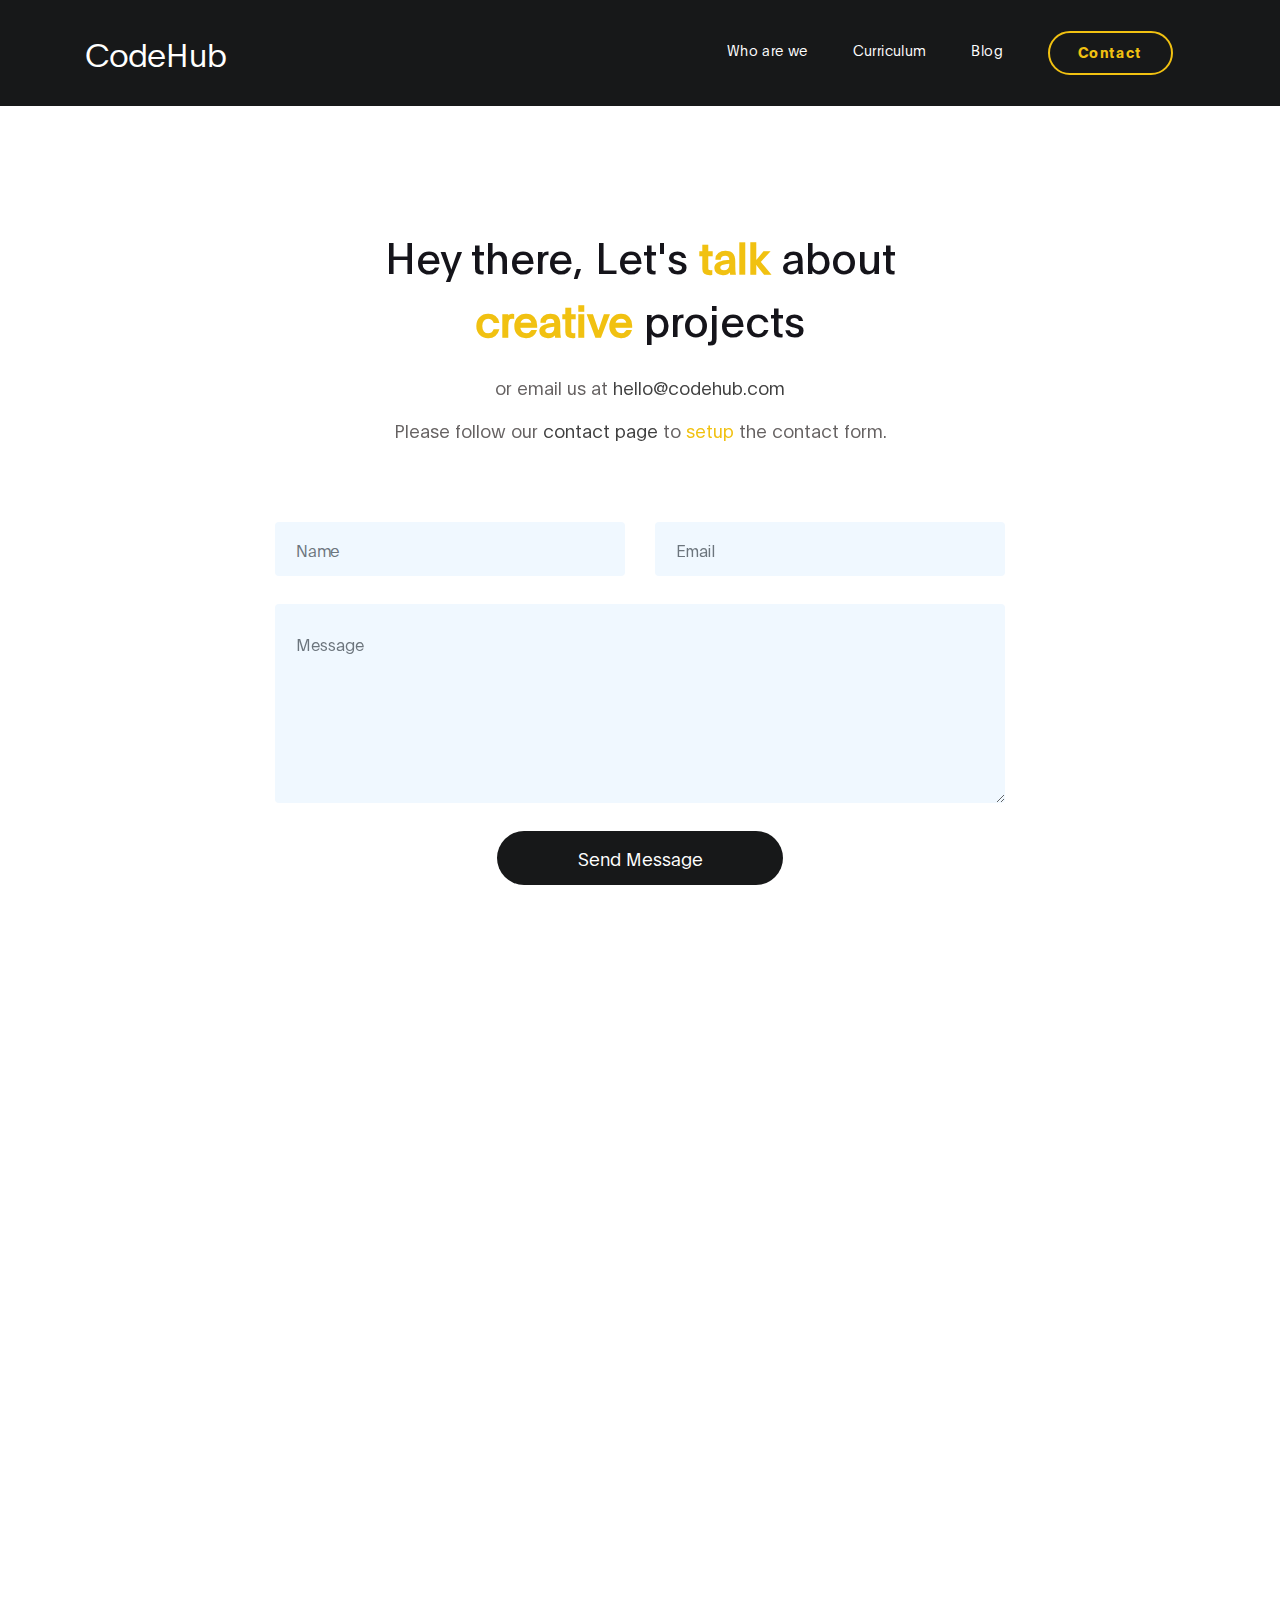
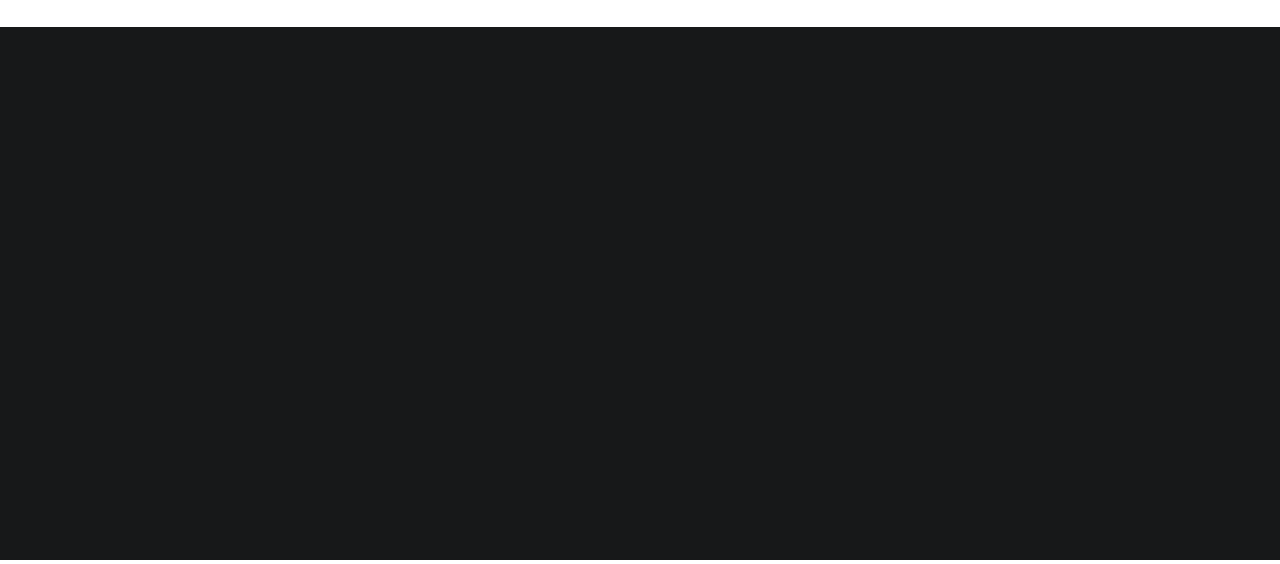
<file: contact.html>
<!DOCTYPE html>
<html lang="en">
  <head>
    <title>CodeHub Contact us</title>
    <meta charset="UTF-8" />
    <meta http-equiv="X-UA-Compatible" content="IE=Edge" />
    <meta name="description" content="" />
    <meta name="keywords" content="" />
    <meta name="author" content="" />
    <meta
      name="viewport"
      content="width=device-width, initial-scale=1, maximum-scale=1"
    />

    <link rel="stylesheet" href="css/bootstrap.min.css" />
    <link rel="stylesheet" href="css/font-awesome.min.css" />
    <link rel="stylesheet" href="css/aos.css" />
    <link rel="stylesheet" href="css/owl.carousel.min.css" />
    <link rel="stylesheet" href="css/owl.theme.default.min.css" />

    <!-- MAIN CSS -->
    <link rel="stylesheet" href="css/templatemo-digital-trend.css" />
  </head>
  <body>
    <!-- MENU BAR -->
    <nav class="navbar navbar-expand-lg position-absolute">
      <div class="container">
        <a class="navbar-brand" href="index.html"> CodeHub </a>

        <button
          class="navbar-toggler"
          type="button"
          data-toggle="collapse"
          data-target="#navbarNav"
          aria-controls="navbarNav"
          aria-expanded="false"
          aria-label="Toggle navigation"
        >
          <span class="navbar-toggler-icon"></span>
        </button>

        <div class="collapse navbar-collapse" id="navbarNav">
          <ul class="navbar-nav ml-auto">
            <li class="nav-item">
              <a href="#about" class="nav-link smoothScroll">Who are we</a>
            </li>
            <li class="nav-item">
              <a href="#project" class="nav-link smoothScroll">Curriculum</a>
            </li>
            <li class="nav-item">
              <a href="blog.html" class="nav-link">Blog</a>
            </li>
            <li class="nav-item">
              <a href="contact.html" class="nav-link contact">Contact</a>
            </li>
          </ul>
        </div>
      </div>
    </nav>

    <!-- CONTACT -->
    <section class="contact section-padding">
      <div class="container">
        <div class="row">
          <div
            class="col-lg-6 mx-auto col-md-7 col-12 py-5 mt-5 text-center"
            data-aos="fade-up"
          >
            <h1 class="mb-4">
              Hey there, Let's <strong>talk</strong> about
              <strong>creative</strong> projects
            </h1>

            <p>
              or email us at
              <a href="mailto:hello@codehub.com">hello@codehub.com</a>
            </p>
            <p>
              Please follow our
              <a rel="nofollow" href="https://templatemo.com/contact"
                >contact page</a
              >
              to <strong>setup</strong> the contact form.
            </p>
          </div>

          <div class="col-lg-8 mx-auto col-md-10 col-12">
            <!-- Follow https://templatemo.com/contact page to setup your own contact form -->

            <form
              action="#"
              method="post"
              class="contact-form"
              data-aos="fade-up"
              data-aos-delay="300"
              role="form"
            >
              <div class="row">
                <div class="col-lg-6 col-12">
                  <input
                    type="text"
                    class="form-control"
                    name="name"
                    placeholder="Name"
                  />
                </div>

                <div class="col-lg-6 col-12">
                  <input
                    type="email"
                    class="form-control"
                    name="email"
                    placeholder="Email"
                  />
                </div>

                <div class="col-lg-12 col-12">
                  <textarea
                    class="form-control"
                    rows="6"
                    name="message"
                    placeholder="Message"
                  ></textarea>
                </div>

                <div class="col-lg-5 mx-auto col-7">
                  <button
                    type="submit"
                    class="form-control"
                    id="submit-button"
                    name="submit"
                  >
                    Send Message
                  </button>
                </div>
              </div>
            </form>
          </div>
        </div>
      </div>
    </section>

    <!-- How to change your own map point
	1. Go to Google Maps
	2. Click on your location point
	3. Click "Share" and choose "Embed map" tab
	4. Copy only URL and paste it within the src="" field below
-->
    <div class="google-map" data-aos="zoom-in">
      <iframe
        src="https://www.google.com/maps/embed?pb=!1m18!1m12!1m3!1d11196.961132529668!2d-43.38581128725845!3d-23.011063013218724!2m3!1f0!2f0!3f0!3m2!1i1024!2i768!4f13.1!3m3!1m2!1s0x9bdb695cd967b7%3A0x171cdd035a6a9d84!2sAv.%20L%C3%BAcio%20Costa%20-%20Barra%20da%20Tijuca%2C%20Rio%20de%20Janeiro%20-%20RJ%2C%20Brazil!5e0!3m2!1sen!2sth!4v1568649412152!5m2!1sen!2sth"
        width="1920"
        height="600"
        frameborder="0"
        style="border: 0"
        allowfullscreen=""
      ></iframe>
    </div>

    <footer class="site-footer">
      <div class="container">
        <div class="row">
          <div class="col-lg-5 mx-lg-auto col-md-8 col-10">
            <h1 class="text-white" data-aos="fade-up" data-aos-delay="100">
              We make creative <strong>interns</strong> only.
            </h1>
          </div>

          <div
            class="col-lg-3 col-md-6 col-12"
            data-aos="fade-up"
            data-aos-delay="200"
          >
            <h4 class="my-4">Contact Info</h4>

            <p class="mb-1">
              <i class="fa fa-phone mr-2 footer-icon"></i>
              +234 123 456 7890
            </p>

            <p>
              <a href="#">
                <i class="fa fa-envelope mr-2 footer-icon"></i>
                hello@codehub.com
              </a>
            </p>
          </div>

          <div
            class="col-lg-3 col-md-6 col-12"
            data-aos="fade-up"
            data-aos-delay="300"
          >
            <h4 class="my-4">Our Studio</h4>

            <p class="mb-1">
              <i class="fa fa-home mr-2 footer-icon"></i>
              Block 32. Chevron drive - Lekki Gardens, Island Av. - Lagos,
              Nigeria
            </p>
          </div>

          <div
            class="col-lg-4 mx-lg-auto text-center col-md-8 col-12"
            data-aos="fade-up"
            data-aos-delay="400"
          >
            <p class="copyright-text">
              Copyright &copy; 2021 Codehub
              <br />
              <a rel="nofollow noopener" href="https://templatemo.com"
                >ChizomMoney LLC</a
              >
            </p>
          </div>

          <div
            class="col-lg-4 mx-lg-auto col-md-6 col-12"
            data-aos="fade-up"
            data-aos-delay="500"
          >
            <ul class="footer-link">
              <li><a href="#">Stories</a></li>
              <li><a href="#">Work with us</a></li>
              <li><a href="#">Privacy</a></li>
            </ul>
          </div>

          <div
            class="col-lg-3 mx-lg-auto col-md-6 col-12"
            data-aos="fade-up"
            data-aos-delay="600"
          >
            <ul class="social-icon">
              <li><a href="#" class="fa fa-instagram"></a></li>
              <li><a href="#" class="fa fa-twitter"></a></li>
              <li><a href="#" class="fa fa-dribbble"></a></li>
              <li><a href="#" class="fa fa-behance"></a></li>
            </ul>
          </div>
        </div>
      </div>
    </footer>

    <!-- SCRIPTS -->
    <script src="js/jquery.min.js"></script>
    <script src="js/bootstrap.min.js"></script>
    <script src="js/aos.js"></script>
    <script src="js/owl.carousel.min.js"></script>
    <script src="js/custom.js"></script>
  </body>
</html>
</file>
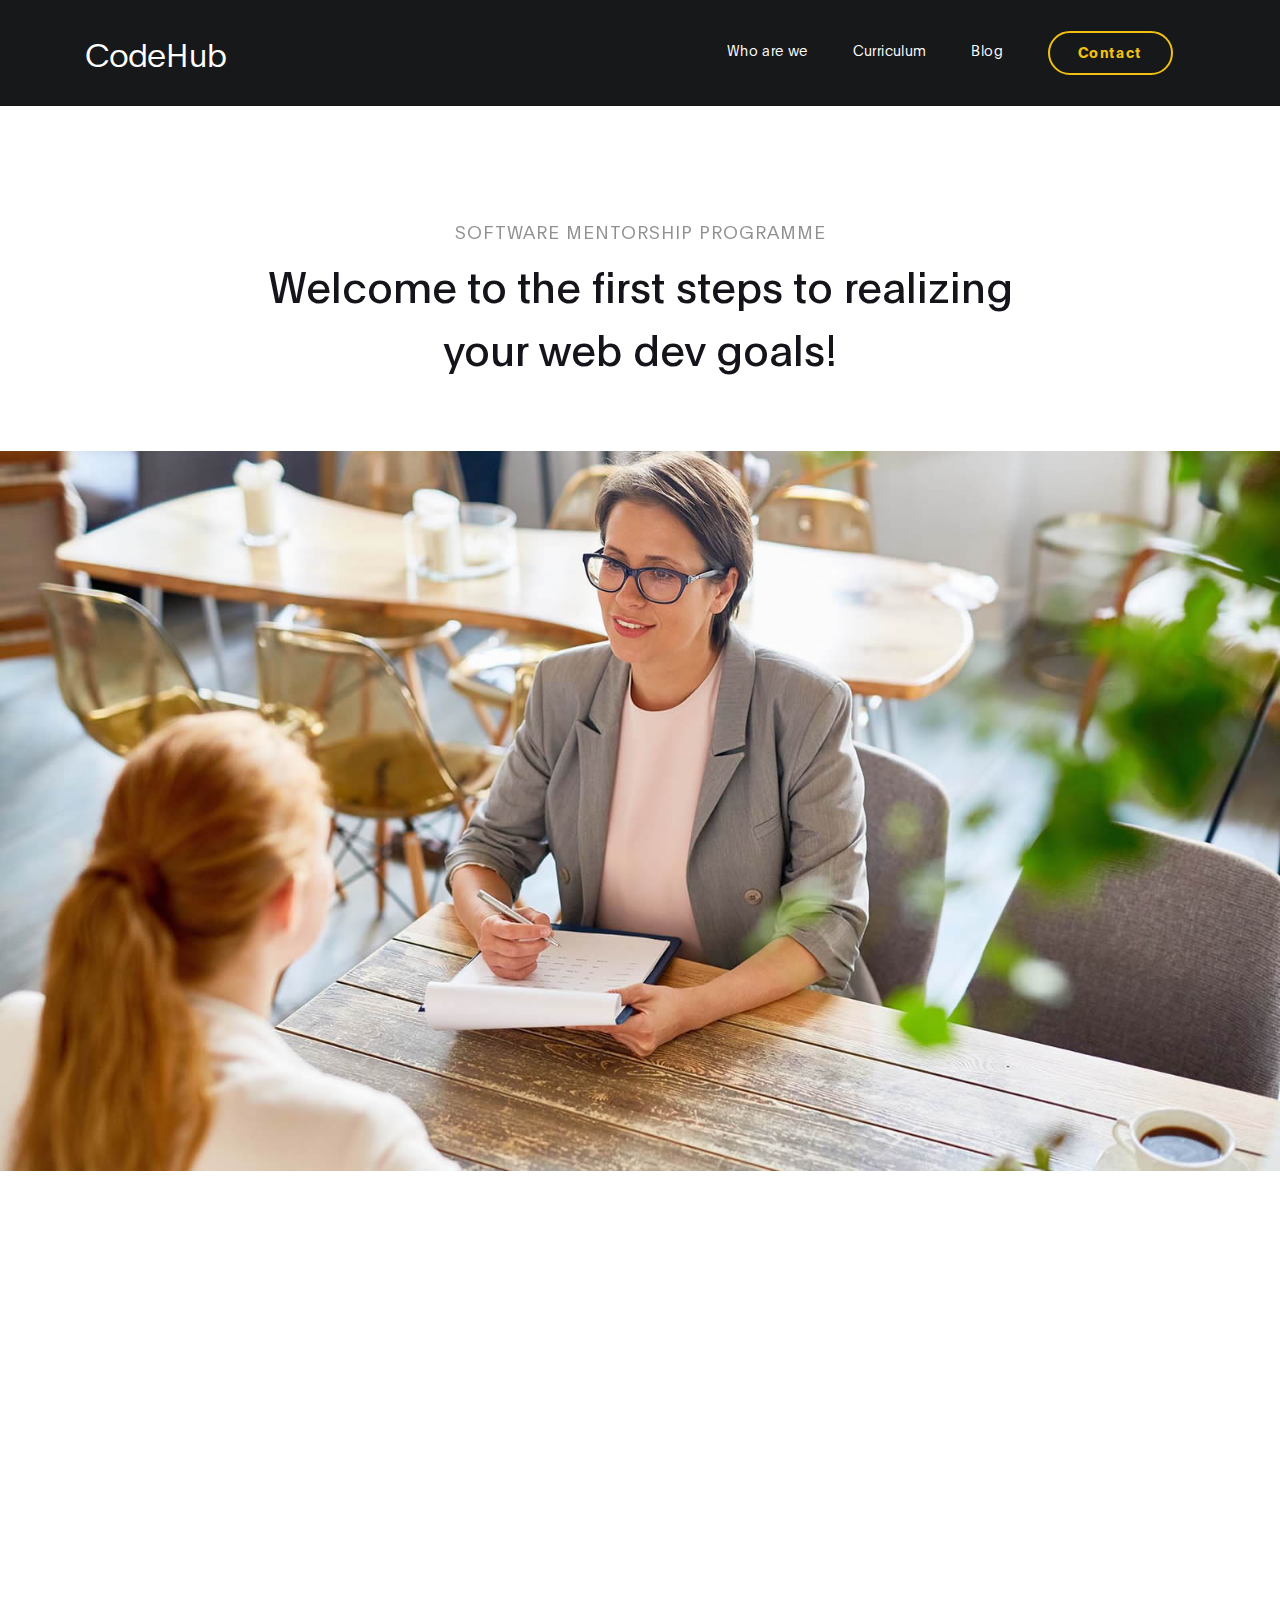
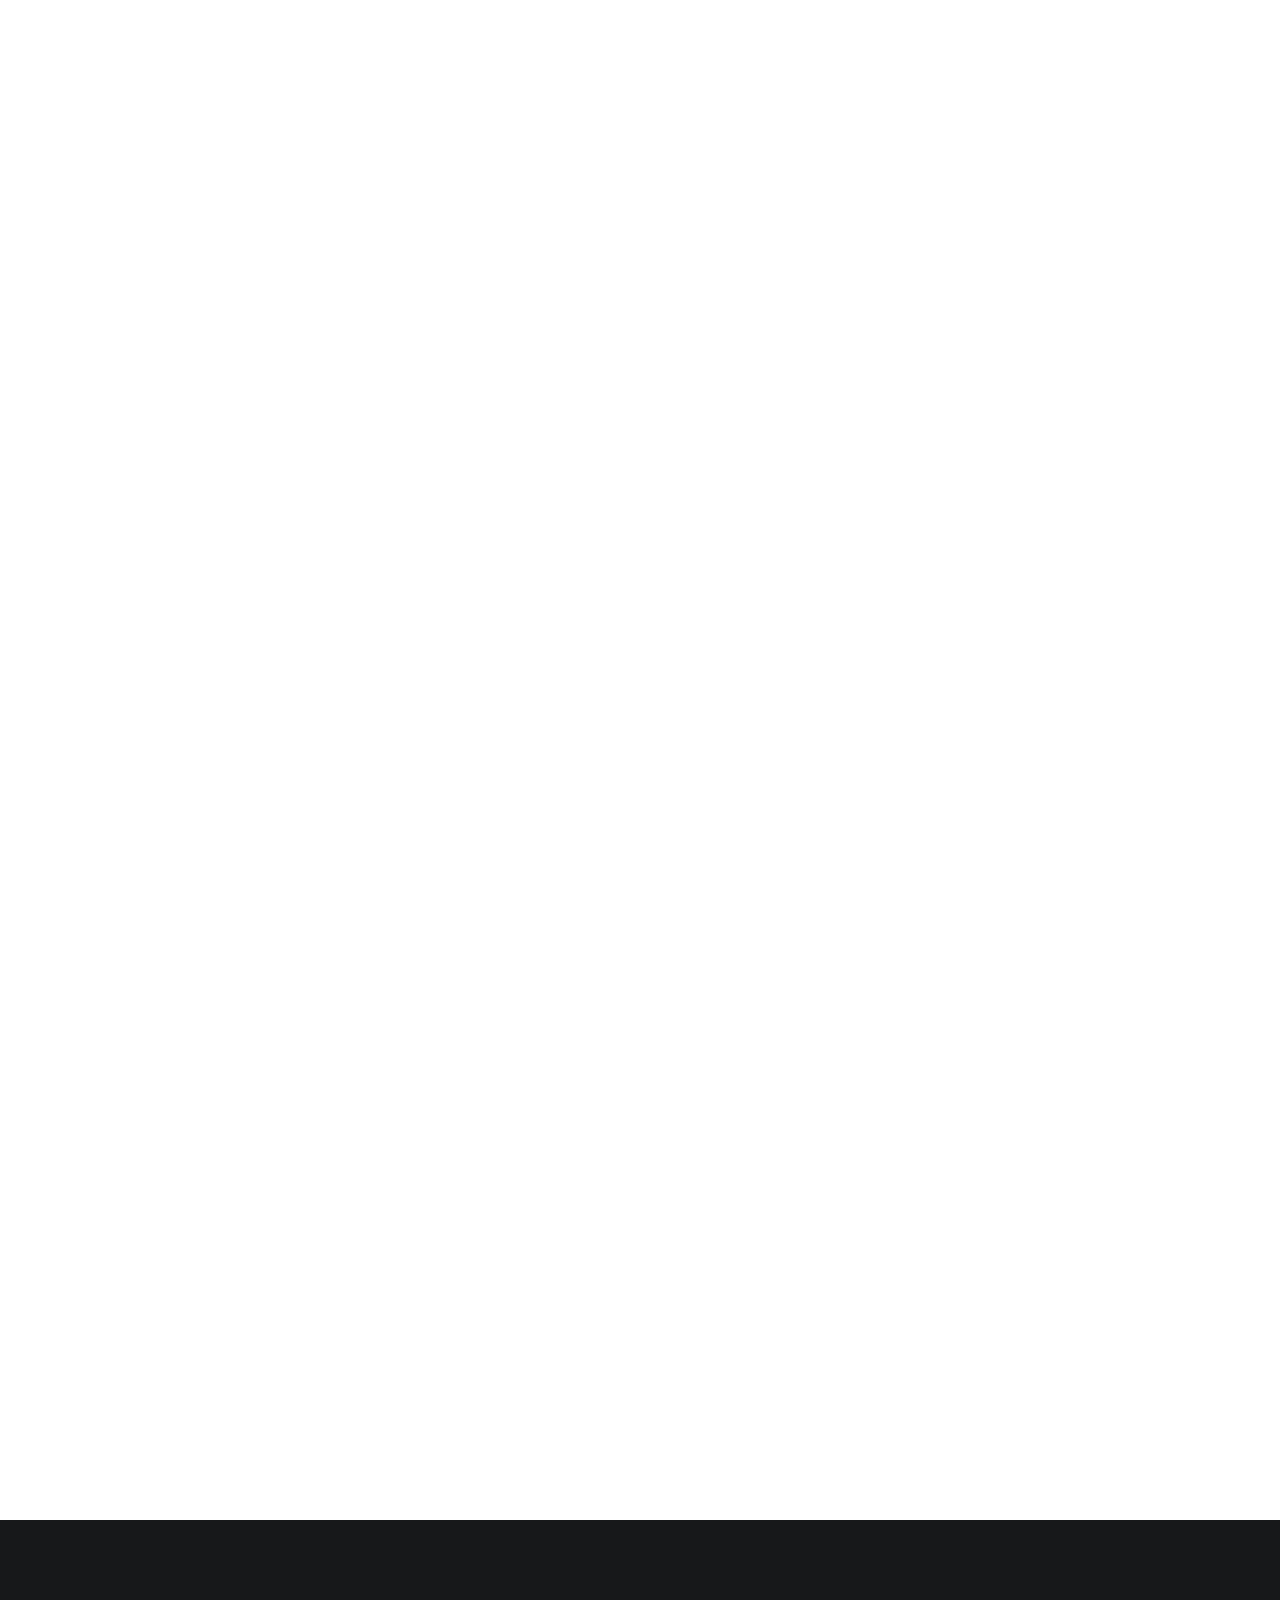
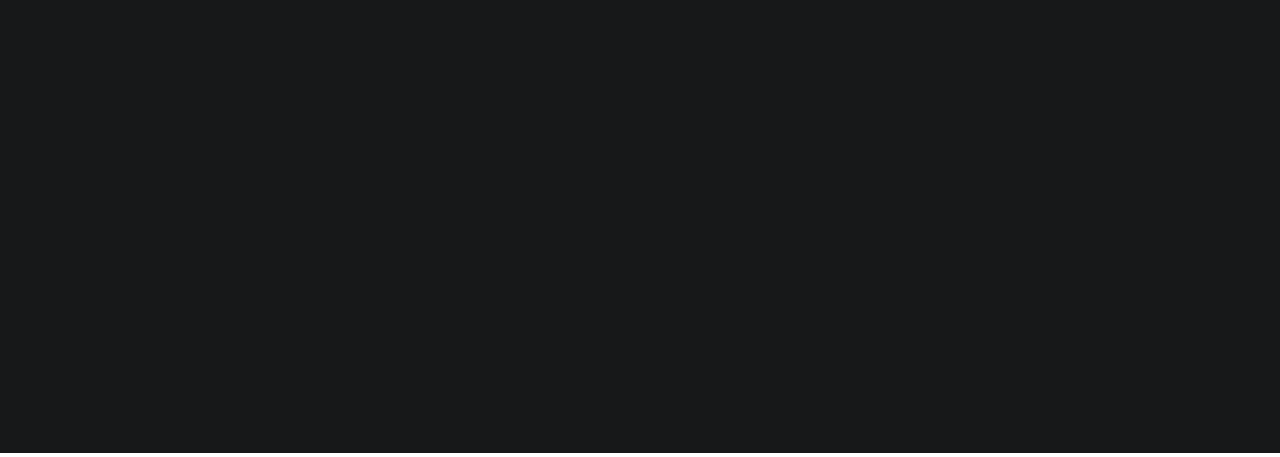
<file: project-detail.html>
<!DOCTYPE html>
<html lang="en">
  <head>
    <title>CodeHub</title>
    <meta charset="UTF-8" />
    <meta http-equiv="X-UA-Compatible" content="IE=Edge" />
    <meta name="description" content="" />
    <meta name="keywords" content="" />
    <meta name="author" content="" />
    <meta
      name="viewport"
      content="width=device-width, initial-scale=1, maximum-scale=1"
    />

    <link rel="stylesheet" href="css/bootstrap.min.css" />
    <link rel="stylesheet" href="css/font-awesome.min.css" />
    <link rel="stylesheet" href="css/aos.css" />
    <link rel="stylesheet" href="css/owl.carousel.min.css" />
    <link rel="stylesheet" href="css/owl.theme.default.min.css" />

    <!-- MAIN CSS -->
    <link rel="stylesheet" href="css/templatemo-digital-trend.css" />
  </head>
  <body>
    <!-- MENU BAR -->
    <nav class="navbar navbar-expand-lg position-relative">
      <div class="container">
        <a class="navbar-brand" href="index.html"> CodeHub </a>

        <button
          class="navbar-toggler"
          type="button"
          data-toggle="collapse"
          data-target="#navbarNav"
          aria-controls="navbarNav"
          aria-expanded="false"
          aria-label="Toggle navigation"
        >
          <span class="navbar-toggler-icon"></span>
        </button>

        <div class="collapse navbar-collapse" id="navbarNav">
          <ul class="navbar-nav ml-auto">
            <li class="nav-item">
              <a href="#about" class="nav-link smoothScroll">Who are we</a>
            </li>
            <li class="nav-item">
              <a href="#project" class="nav-link smoothScroll">Curriculum</a>
            </li>
            <li class="nav-item">
              <a href="blog.html" class="nav-link">Blog</a>
            </li>
            <li class="nav-item">
              <a href="contact.html" class="nav-link contact">Contact</a>
            </li>
          </ul>
        </div>
      </div>
    </nav>

    <!-- PROJECT DETAIL -->
    <section class="project-detail section-padding-half">
      <div class="container">
        <div class="row">
          <div
            class="col-lg-9 mx-auto col-md-10 col-12 mt-lg-5 text-center"
            data-aos="fade-up"
          >
            <h4>SOFTWARE MENTORSHIP PROGRAMME</h4>

            <h1>Welcome to the first steps to realizing your web dev goals!</h1>
          </div>
        </div>
      </div>
    </section>

    <div class="full-image text-center" data-aos="zoom-in">
      <img
        src="images/project/project-detail/interview-process.jpg"
        class="img-fluid"
        alt="interview process"
      />
    </div>

    <!-- PROJECT DETAIL -->
    <section class="project-detail section-padding">
      <div class="container">
        <div class="row">
          <div class="col-lg-6 col-md-6 col-12 mb-5">
            <img
              src="images/project/project-detail/personal-website.png"
              class="img-fluid"
              alt="personal website"
              data-aos="fade-up"
            />
          </div>

          <div
            class="col-lg-5 col-md-6 mr-lg-auto mt-lg-5 col-12"
            data-aos="fade-up"
            data-aos-delay="200"
          >
            <h2>This is only going to take a few steps..</h2>

            <p class="mt-3 mb-4">
              Hello there, we're glad you chose to enroll in this program, To
              help get you started we are going to require a few things from
              you. Don't worry it won't take long and you can finally be on your
              way to your learning journey.
            </p>

            <ul class="list-detail">
              <li><span>Your CV upload</span></li>
              <li><span>A passport photograph</span></li>
              <li><span>One national means of identification</span></li>
            </ul>
          </div>
        </div>

        <div class="col-lg-12 col-12">
          <div
            class="embed-responsive embed-responsive-16by9 my-5 py-5"
            data-aos="fade-up"
          >
            <iframe
              class="embed-responsive-item"
              width="800"
              height="450"
              src="https://www.youtube.com/embed?v=ERSfUCUsmOs"
              frameborder="0"
              allow="accelerometer; autoplay; encrypted-media; gyroscope; picture-in-picture"
              allowfullscreen
            ></iframe>
          </div>
        </div>

        <div class="col-lg-9 mx-auto col-12" data-aos="fade-up">
          <div class="client-info mt-lg-5 py-lg-5">
            <h3>
              Hey there! I warmly welcome you to our mentorship program and your
              first steps to becoming a fully fledged software developer and a
              seasoned designer. We started Codehub with a very solid goal in
              mind which was to get as many people both old and young into the
              not so saturated tech industry with very little fee and we sure
              hope you have a great time while you learn, Happy coding!
            </h3>

            <div class="d-flex align-items-center mt-3">
              <img
                src="images/project/project-detail/male-avatar.png"
                class="img-fluid"
                alt="male avatar"
              />

              <p>Chizom Money, Chief exec.</p>
            </div>
          </div>
        </div>
      </div>
    </section>

    <footer class="site-footer">
      <div class="container">
        <div class="row">
          <div class="col-lg-5 mx-lg-auto col-md-8 col-10">
            <h1 class="text-white" data-aos="fade-up" data-aos-delay="100">
              We make creative <strong>interns</strong> only.
            </h1>
          </div>

          <div
            class="col-lg-3 col-md-6 col-12"
            data-aos="fade-up"
            data-aos-delay="200"
          >
            <h4 class="my-4">Contact Info</h4>

            <p class="mb-1">
              <i class="fa fa-phone mr-2 footer-icon"></i>
              +234 123 456 7890
            </p>

            <p>
              <a href="#">
                <i class="fa fa-envelope mr-2 footer-icon"></i>
                hello@codehub.com
              </a>
            </p>
          </div>

          <div
            class="col-lg-3 col-md-6 col-12"
            data-aos="fade-up"
            data-aos-delay="300"
          >
            <h4 class="my-4">Our Studio</h4>

            <p class="mb-1">
              <i class="fa fa-home mr-2 footer-icon"></i>
              Block 32. Chevron drive - Lekki Gardens, Island Av. - Lagos,
              Nigeria
            </p>
          </div>

          <div
            class="col-lg-4 mx-lg-auto text-center col-md-8 col-12"
            data-aos="fade-up"
            data-aos-delay="400"
          >
            <p class="copyright-text">
              Copyright &copy; 2021 Codehub
              <br />
              <a rel="nofollow noopener" href="https://templatemo.com"
                >ChizomMoney LLC</a
              >
            </p>
          </div>

          <div
            class="col-lg-4 mx-lg-auto col-md-6 col-12"
            data-aos="fade-up"
            data-aos-delay="500"
          >
            <ul class="footer-link">
              <li><a href="#">Stories</a></li>
              <li><a href="#">Work with us</a></li>
              <li><a href="#">Privacy</a></li>
            </ul>
          </div>

          <div
            class="col-lg-3 mx-lg-auto col-md-6 col-12"
            data-aos="fade-up"
            data-aos-delay="600"
          >
            <ul class="social-icon">
              <li><a href="#" class="fa fa-instagram"></a></li>
              <li><a href="#" class="fa fa-twitter"></a></li>
              <li><a href="#" class="fa fa-dribbble"></a></li>
              <li><a href="#" class="fa fa-behance"></a></li>
            </ul>
          </div>
        </div>
      </div>
    </footer>

    <!-- SCRIPTS -->
    <script src="js/jquery.min.js"></script>
    <script src="js/bootstrap.min.js"></script>
    <script src="js/aos.js"></script>
    <script src="js/owl.carousel.min.js"></script>
    <script src="js/custom.js"></script>
  </body>
</html>
</file>
<file: css/new.css>
.page-section {
  position: relative;
  padding-top: 200px;
  padding-bottom: 100px;
}

.page-section:not(.fg-white) h1,
.page-section:not(.fg-white) h2,
.page-section:not(.fg-white) h3 {
  color: #6b6872;
}

.iconic-list {
  position: relative;
  list-style: none;
  padding-left: 0;
}

.iconic-item {
  display: flex;
  flex-direction: row;
  flex-wrap: no-wrap;
  padding: 12px 0;
}

.iconic-item .iconic-content {
  margin-left: 12px;
  flex-basis: calc(100% - 100px);
}
</file>
<file: css/templatemo-digital-trend.css>
@font-face {
  font-family: "Plain-Regular";
  src: url("../fonts/Plain-Regular.woff2") format("woff2"),
    url("../fonts/Plain-Regular.woff") format("woff");
  font-weight: normal;
  font-style: normal;
}

@font-face {
  font-family: "Plain-Light";
  src: url("../fonts/Plain-Light.woff2") format("woff2"),
    url("../fonts/Plain-Light.woff") format("woff");
  font-weight: bold;
  font-style: normal;
}

@font-face {
  font-family: "Plain-Bold";
  src: url("../fonts/Plain-Bold.woff2") format("woff2"),
    url("../fonts/Plain-Bold.woff") format("woff");
  font-weight: bold;
  font-style: normal;
}

:root {
  --primary-color: #171819;
  --secondary-color: #f1c111;
  --white-color: #ffffff;
  --dark-color: #171819;
  --project-bg: #f0f8ff;
  --menu-bg: #171819;

  --title-color: #15141a;
  --gray-color: #909090;
  --link-color: #404040;
  --p-color: #666262;

  --base-font-family: "Plain-Light", sans-serif;
  --title-font-family: "Plain-Regular", sans-serif;
  --font-bold-family: "Plain-Bold", sans-serif;
  --font-weight-bold: bold;

  --h1-font-size: 42px;
  --h2-font-size: 32px;
  --h3-font-size: 24px;
  --p-font-size: 18px;
  --base-font-size: 16px;
  --menu-font-size: 14px;

  --border-radius-large: 100px;
  --border-radius-small: 5px;
}

body {
  background: var(--white-color);
  font-family: var(--base-font-family);
}

/*---------------------------------------
     TYPOGRAPHY              
  -----------------------------------------*/

h1,
h2,
h3,
h4,
h5,
h6 {
  font-family: var(--title-font-family);
  line-height: inherit;
}

h1 {
  color: var(--title-color);
  font-size: var(--h1-font-size);
}

h2 {
  font-size: var(--h2-font-size);
  font-weight: 100;
}

h3 {
  font-size: var(--h3-font-size);
  font-weight: 100;
  margin-bottom: 0;
}

h4 {
  color: var(--gray-color);
  font-family: var(--base-font-family);
  font-size: var(--p-font-size);
  letter-spacing: 1px;
  text-transform: uppercase;
}

p {
  color: var(--p-color);
  font-size: var(--p-font-size);
  line-height: 1.5em;
}

b,
strong {
  letter-spacing: 0;
  color: var(--secondary-color);
}

/*  BLOCKQUOTES */
.quote {
  position: relative;
  margin: 0;
}

.quote::after {
  content: "“";
  position: absolute;
  bottom: -80px;
  left: 20px;
  font-family: times;
  color: var(--gray-color);
  font-weight: var(--font-weight-bold);
  font-size: 14em;
  line-height: 0;
  opacity: 0.1;
}

blockquote {
  border-left: 5px solid rgba(0, 0, 0, 0.05);
  display: block;
  margin: 42px 0;
  padding: 14px 22px;
  color: rgba(0, 0, 0, 0.5);
}

/* BUTTON */
.custom-btn {
  background: transparent;
  border: 2px solid var(--dark-color);
  border-radius: var(--border-radius-large);
  padding: 12px 26px 14px 26px;
  color: var(--dark-color);
  font-family: var(--title-font-family);
  font-size: var(--p-font-size);
  white-space: nowrap;
}

.custom-btn.btn-bg {
  background: var(--white-color);
  color: var(--primary-color);
  border-color: transparent;
  transition: all 0.3s ease;
}

.custom-btn:hover,
.custom-btn:focus {
  background: var(--dark-color);
  color: var(--white-color);
  border-color: transparent;
}

/*---------------------------------------
     GENERAL               
  -----------------------------------------*/

* {
  -webkit-box-sizing: border-box;
  -moz-box-sizing: border-box;
  box-sizing: border-box;
}

*::before,
*::after {
  -webkit-box-sizing: border-box;
  -moz-box-sizing: border-box;
  box-sizing: border-box;
}

a {
  color: var(--link-color);
  font-weight: normal;
  text-decoration: none;
}

a:hover,
a:active,
a:focus {
  color: var(--secondary-color);
  outline: none;
  text-decoration: none;
}

::selection {
  background: var(--secondary-color);
  color: var(--white-color);
}

.section-padding {
  padding: 8em 0;
}
.section-padding-half {
  padding: 4em 0;
}

.google-map iframe {
  display: block;
  width: 100%;
}

/*---------------------------------------
    MENU             
  -----------------------------------------*/

.navbar {
  background: var(--menu-bg);
  z-index: 2;
  top: 0;
  right: 0;
  left: 0;
  padding: 1.5em;
}

.navbar-brand {
  color: var(--white-color);
  font-size: var(--h2-font-size);
}

.nav-link {
  color: var(--white-color);
  font-size: var(--menu-font-size);
  letter-spacing: 0.4px;
  margin: 0 1.6em;
  padding: 0.6em;
}

.nav-link.active,
.nav-link:hover {
  color: var(--secondary-color);
}

.navbar-expand-lg .navbar-nav .nav-link {
  padding-right: 0;
  padding-left: 0;
}

.navbar-expand-lg .navbar-nav .nav-link.contact {
  border: 2px solid var(--secondary-color);
  border-radius: var(--border-radius-large);
  color: var(--secondary-color);
  font-family: var(--font-bold-family);
  padding: 0.6em 2em 0.8em 2em;
}

.navbar-expand-lg .navbar-nav .nav-link.contact:hover,
.navbar-expand-lg .navbar-nav .nav-link.contact.active {
  background: var(--secondary-color);
  color: var(--white-color);
}

.navbar-nav .navbar-toggler-icon {
  background: none;
}

.navbar-toggler {
  border: 0;
  padding: 0;
  cursor: pointer;
  margin: 0 10px 0 0;
  width: 30px;
  height: 35px;
  outline: none;
}

.navbar-toggler:focus {
  outline: none;
}

.navbar-toggler[aria-expanded="true"] .navbar-toggler-icon {
  background: transparent;
}

.navbar-toggler[aria-expanded="true"] .navbar-toggler-icon::before,
.navbar-toggler[aria-expanded="true"] .navbar-toggler-icon::after {
  transition: top 300ms 50ms ease, -webkit-transform 300ms 350ms ease;
  transition: top 300ms 50ms ease, transform 300ms 350ms ease;
  transition: top 300ms 50ms ease, transform 300ms 350ms ease,
    -webkit-transform 300ms 350ms ease;
  top: 0;
}

.navbar-toggler[aria-expanded="true"] .navbar-toggler-icon::before {
  transform: rotate(45deg);
}

.navbar-toggler[aria-expanded="true"] .navbar-toggler-icon::after {
  transform: rotate(-45deg);
}

.navbar-toggler .navbar-toggler-icon {
  background: var(--white-color);
  transition: background 10ms 300ms ease;
  display: block;
  width: 30px;
  height: 2px;
  position: relative;
}

.navbar-toggler .navbar-toggler-icon::before,
.navbar-toggler .navbar-toggler-icon::after {
  transition: top 300ms 350ms ease, -webkit-transform 300ms 50ms ease;
  transition: top 300ms 350ms ease, transform 300ms 50ms ease;
  transition: top 300ms 350ms ease, transform 300ms 50ms ease,
    -webkit-transform 300ms 50ms ease;
  position: absolute;
  right: 0;
  left: 0;
  background: var(--white-color);
  width: 30px;
  height: 2px;
  content: "";
}

.navbar-toggler .navbar-toggler-icon::before {
  top: -8px;
}

.navbar-toggler .navbar-toggler-icon::after {
  top: 8px;
}

/*---------------------------------------
     HERO              
  -----------------------------------------*/

.hero {
  position: relative;
  padding: 5em 0;
  overflow: hidden;
}

.hero-bg {
  background: linear-gradient(
    170deg,
    var(--primary-color) 64%,
    var(--white-color) 30%
  );
}

.hero-image {
  position: relative;
  top: 2em;
}

/*---------------------------------------
     PROJECT              
  -----------------------------------------*/

.project {
  background: var(--project-bg);
}

.project-wrapper {
  position: relative;
}

.project-wrapper img {
  border-radius: var(--border-radius-small);
}

.project-info {
  background: var(--white-color);
  border-radius: var(--border-radius-small);
  position: absolute;
  bottom: 32px;
  right: 32px;
  left: 32px;
  width: 90%;
  padding: 32px;
}

.project-info small {
  font-family: Plain-Bold;
  color: var(--gray-color);
  position: relative;
  top: 2px;
}

.project-info a {
  color: var(--primary-color);
}

.project-info .project-icon {
  background: var(--primary-color);
}

.project-icon {
  position: absolute;
  right: 30px;
  top: 40px;
  background: var(--dark-color);
  border-radius: var(--border-radius-large);
  color: var(--white-color);
  font-size: var(--h2-font-size);
  width: 40px;
  height: 40px;
  line-height: 40px;
  text-align: center;
  padding-left: 5px;
}

.owl-theme .owl-dots .owl-dot {
  outline: none;
}

.owl-theme .owl-dots .owl-dot span {
  background: var(--gray-color);
  width: 50px;
  height: 3px;
  margin: 35px 5px;
}

.owl-theme .owl-dots .owl-dot.active span,
.owl-theme .owl-dots .owl-dot:hover span {
  background: var(--secondary-color);
}

.list-detail {
  margin-left: 1em;
  padding-left: 1em;
  position: relative;
}

.list-detail li {
  display: block;
  list-style: none;
  margin: 0.6em 0 0 0.8em;
}

.list-detail li::before {
  content: "";
  width: 0;
  height: 0;
  border-width: 0 16px 16px 0;
  border-color: transparent var(--secondary-color) transparent transparent;
  border-style: solid;
  position: absolute;
  left: 0;
}

.list-detail span {
  position: relative;
  bottom: 5px;
}

.client-info img {
  width: 100px;
  margin-right: 1em;
}

/*---------------------------------------
      ABOUT            
  -----------------------------------------*/

.about {
  position: relative;
  overflow: hidden;
}

.about-image img {
  display: block;
  margin: 0 auto;
}

/*---------------------------------------
      BLOG            
  -----------------------------------------*/

.blog-header {
  border-radius: var(--border-radius-small);
  position: relative;
  overflow: hidden;
}

.blog-header img {
  border-radius: var(--border-radius-small);
  display: block;
}

.blog-header-info {
  background: linear-gradient(transparent, rgba(0, 0, 0, 0.95));
  position: absolute;
  right: 0;
  left: 0;
  bottom: 0;
  padding: 2em;
}

.blog-header-info h3 {
  max-width: 80%;
}

.blog-header-info a {
  color: var(--white-color);
}

.blog-header-info a:hover {
  color: var(--secondary-color);
}

.blog-sidebar img {
  border-radius: var(--border-radius-small);
  width: 159px;
  margin-right: 22px;
}

.blog-sidebar h3 {
  font-size: 18px;
}

/*---------------------------------------
     CONTACT              
  -----------------------------------------*/

.newsletter-form .form-control,
.contact-form .form-control {
  box-shadow: none;
  background: var(--project-bg);
  border: 0;
  padding: 1.7em 1.3em;
  margin: 14px 0;
}

.newsletter-form button,
.contact-form #submit-button {
  background: var(--primary-color);
  border-radius: var(--border-radius-large);
  color: var(--white-color);
  cursor: pointer;
  font-size: var(--p-font-size);
  line-height: 0px;
  padding: 1.5em 1.3em;
}

.newsletter-form button {
  background: var(--secondary-color);
}

/*---------------------------------------
     FOOTER              
  -----------------------------------------*/

.site-footer {
  background: var(--dark-color);
  padding: 7em 0 6em 0;
}

.site-footer a {
  color: var(--p-color);
}

.site-footer a:hover,
.footer-icon {
  color: var(--secondary-color);
}

.footer-link li {
  display: inline-block;
  list-style: none;
  margin: 0 10px;
}

.copyright-text,
.footer-link,
.site-footer .social-icon {
  margin-top: 6em;
}

.copyright-text {
  margin-top: 5.3em;
}

/*---------------------------------------
     SOCIAL ICON              
  -----------------------------------------*/

.social-icon {
  position: relative;
  padding: 0;
  margin: 4em 0 0 0;
}

.social-icon li {
  display: inline-block;
  list-style: none;
}

.social-icon li a {
  text-decoration: none;
  display: inline-block;
  font-size: var(--base-font-size);
  margin: 10px;
  text-align: center;
}

/*---------------------------------------
     RESPONSIVE STYLES              
  -----------------------------------------*/

@media screen and (min-width: 1200px) {
  .about-info h2 {
    max-width: 70%;
  }
}

@media screen and (min-width: 991px) {
  .project h2 {
    max-width: 32%;
    margin: 0 auto;
  }
}

@media screen and (max-width: 991px) {
  .hero {
    padding-top: 14em;
  }

  .hero-text {
    bottom: 2em;
  }

  .navbar {
    padding: 1em;
  }

  .navbar-collapse {
    text-align: center;
    padding: 2.5em 0;
  }

  .nav-link {
    display: inline-block;
  }

  .navbar-expand-lg .navbar-nav .nav-link.contact {
    margin: 1em 0;
  }

  .copyright-text,
  .footer-link,
  .site-footer .social-icon {
    margin-top: 3em;
    padding: 0;
    text-align: left;
  }
}

@media screen and (max-width: 767px) {
  h1 {
    font-size: 36px;
  }

  h2 {
    font-size: 28px;
  }

  h3 {
    font-size: 22px;
  }

  .project-info {
    right: 0;
    left: 0;
    margin: 0 auto;
  }

  .footer-link,
  .site-footer .social-icon {
    margin-top: 1em;
  }

  .copyright-text {
    margin: 2.5em 0 1em 0;
  }

  .footer-link li {
    margin-left: 0;
  }
}
</file>
